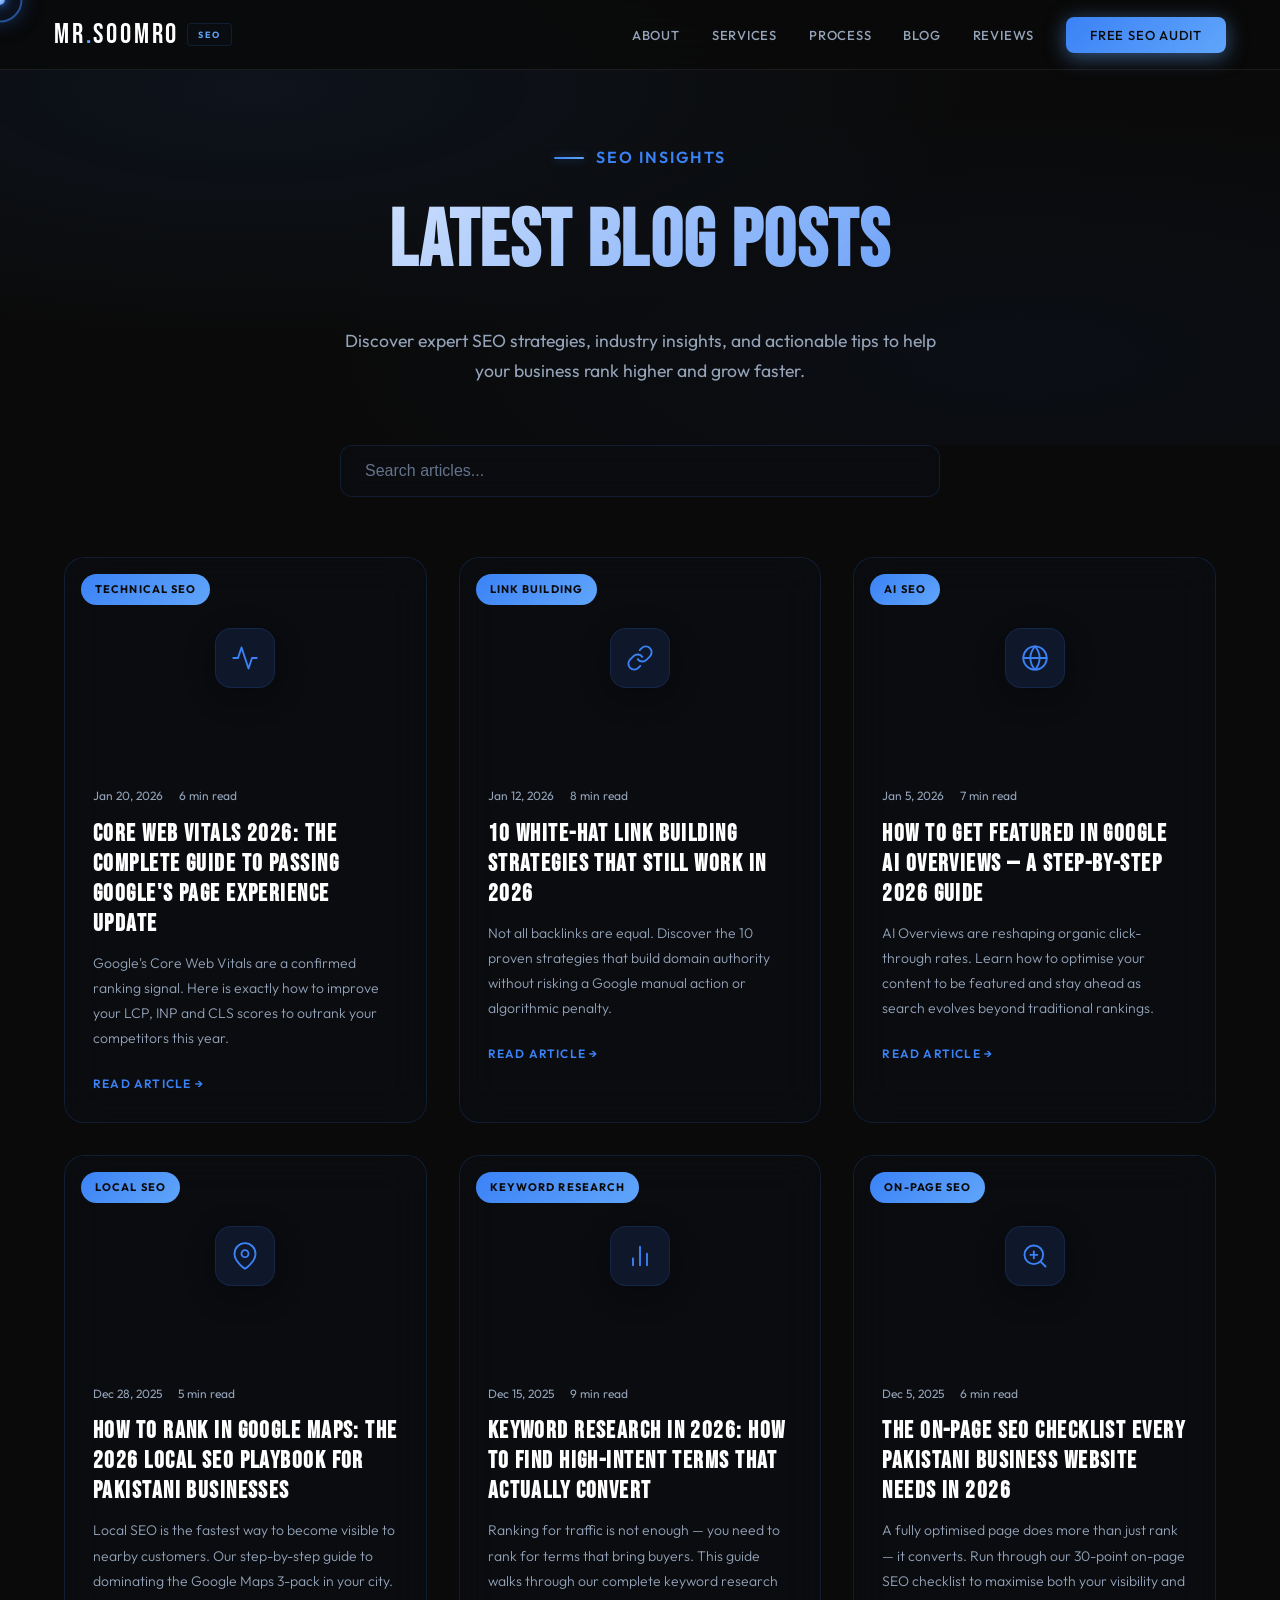
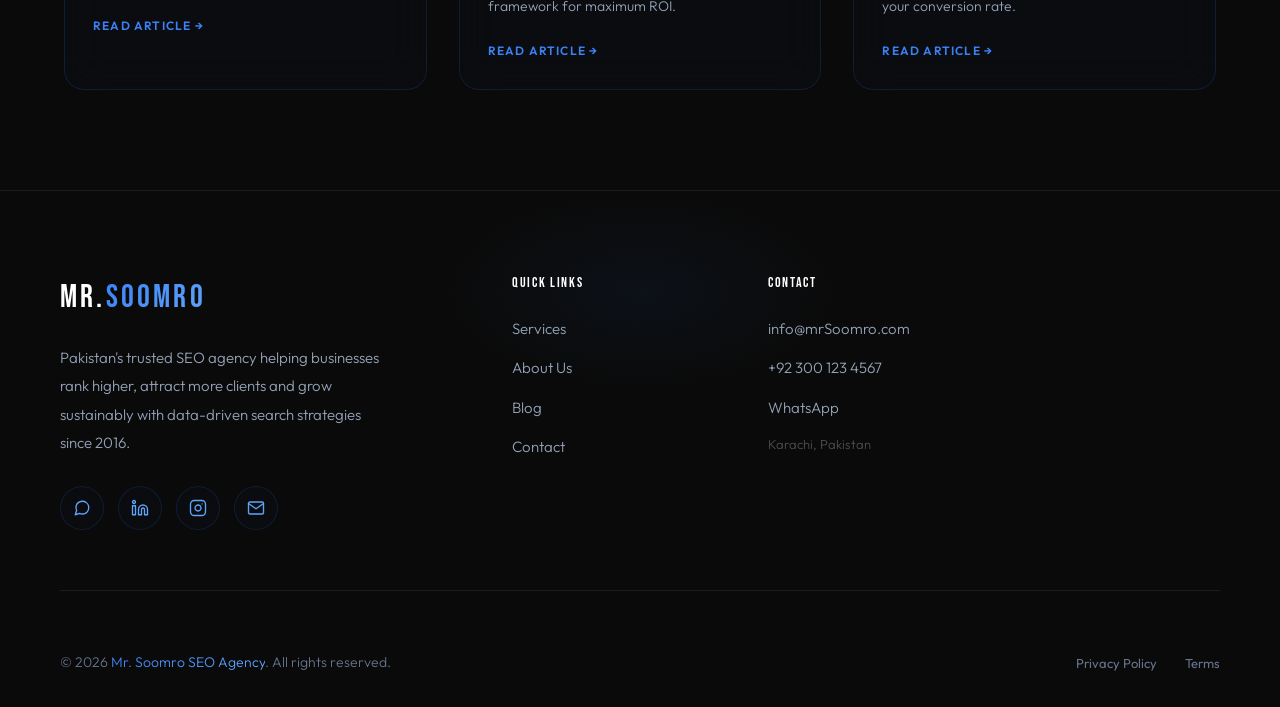
<file: blogs.html>
<!DOCTYPE html>
<html lang="en">

<head>
  <meta charset="UTF-8">
  <meta name="viewport" content="width=device-width, initial-scale=1.0">
  <title>Mr. Soomro | SEO Blog - Latest Insights & Strategies</title>
  <link rel="icon" href="favicon.io.png" type="image/png">

  <meta name="description"
    content="Explore the latest SEO insights, strategies, and tips from Mr. Soomro. Learn about Core Web Vitals, Link Building, AI SEO, Local SEO, and more.">
  <meta name="keywords"
    content="SEO blog, SEO tips, link building, local SEO, technical SEO, AI SEO, content marketing">
  <meta name="robots" content="index,follow">
  <meta name="theme-color" content="#0a0a0f">
  <link rel="canonical" href="https://www.mrSoomro.com/blogs.html">

  <link href="https://fonts.googleapis.com/css2?family=Bebas+Neue&family=Outfit:wght@300;400;500;600;700&display=swap"
    rel="stylesheet">
  <link rel="stylesheet" href="style.css">
  <style>
    /* Blog Listing Page Styles */
    body {
      font-family: 'Outfit', sans-serif;
      margin: 0;
      padding: 0;
      background: #0a0a0a;
      color: #ffffff;
      line-height: 1.7;
    }

    a {
      text-decoration: none;
      color: #60a5fa;
      transition: all 0.3s;
    }

    a:hover {
      color: #ffffff;
      text-shadow: 0 0 10px rgba(37, 99, 235, 0.5);
    }

    h1,
    h2,
    h3 {
      font-family: 'Bebas Neue', cursive;
      margin: 0.5em 0;
      letter-spacing: 0.02em;
    }

    h2 {
      font-size: 2.2rem;
    }

    h3 {
      font-size: 1.6rem;
    }

    /* Page Header */
    .page-header {
      padding: 140px 60px 60px;
      text-align: center;
      position: relative;
      overflow: hidden;
      background: var(--bg-dark, #0a0a0a);
    }

    .page-header::before {
      content: '';
      position: absolute;
      inset: 0;
      background:
        radial-gradient(ellipse at 20% 20%, rgba(59, 130, 246, 0.08) 0%, transparent 50%),
        radial-gradient(ellipse at 80% 80%, rgba(37, 99, 235, 0.05) 0%, transparent 50%);
      pointer-events: none;
    }

    .page-header .se {
      color: #3b82f6;
      letter-spacing: 2px;
      font-weight: 600;
      font-size: 1rem;
      text-transform: uppercase;
      display: inline-flex;
      align-items: center;
      gap: 12px;
      margin-bottom: 16px;
      position: relative;
      z-index: 1;
    }

    .page-header .se::before {
      content: '';
      display: block;
      width: 30px;
      height: 2px;
      background: linear-gradient(90deg, #3b82f6, #60a5fa);
      border-radius: 2px;
    }

    .page-header h1 {
      font-size: clamp(3rem, 8vw, 5rem);
      margin-top: 10px;
      line-height: 1.1;
      background: linear-gradient(135deg, #ffffff 0%, #3b82f6 100%);
      -webkit-background-clip: text;
      -webkit-text-fill-color: transparent;
      background-clip: text;
      position: relative;
      z-index: 1;
    }

    .page-header p {
      font-size: 1.1rem;
      color: var(--Ts, rgba(255, 255, 255, 0.85));
      max-width: 600px;
      margin: 20px auto 0;
      position: relative;
      z-index: 1;
    }

    /* Blog Container */
    .blog-container {
      max-width: 1200px;
      margin: 0 auto 100px;
      padding: 0 24px;
    }

    /* Search Bar */
    .search-container {
      margin: 0 auto 50px;
      max-width: 600px;
      text-align: center;
    }

    .search-container input {
      width: 100%;
      padding: 16px 24px;
      border-radius: 12px;
      border: 1px solid var(--glass-border, rgba(255, 255, 255, 0.1));
      font-size: 1rem;
      transition: all 0.3s;
      background: var(--bg-glass, rgba(255, 255, 255, 0.03));
      color: var(--T, #ffffff);
      backdrop-filter: blur(10px);
    }

    .search-container input::placeholder {
      color: var(--T-muted, rgba(255, 255, 255, 0.4));
    }

    .search-container input:focus {
      outline: none;
      border-color: #3b82f6;
      box-shadow: 0 0 30px rgba(59, 130, 246, 0.3);
      background: var(--bg-card, #1a1a1a);
    }

    /* Blog Grid - Same as homepage */
    .blg {
      display: grid;
      grid-template-columns: repeat(3, 1fr);
      gap: 32px;
    }

    .bc {
      background: var(--bg-glass);
      border: 1px solid var(--glass-border);
      border-radius: 20px;
      overflow: hidden;
      transition: all .4s var(--ee);
      cursor: pointer;
      backdrop-filter: blur(20px);
    }

    .bc:hover {
      transform: translateY(-10px);
      box-shadow: 0 30px 80px rgba(0, 0, 0, 0.4), 0 0 40px rgba(59, 130, 246, 0.15);
      border-color: #3b82f6;
    }

    .bth {
      width: 100%;
      height: 200px;
      display: flex;
      align-items: center;
      justify-content: center;
      position: relative;
    }

    .bt1 {
      background: linear-gradient(135deg, rgba(59, 130, 246, 0.15), rgba(37, 99, 235, 0.1))
    }

    .bt2 {
      background: linear-gradient(135deg, rgba(37, 99, 235, 0.15), rgba(59, 130, 246, 0.1))
    }

    .bt3 {
      background: linear-gradient(135deg, rgba(59, 130, 246, 0.1), rgba(37, 99, 235, 0.15))
    }

    .bt4 {
      background: linear-gradient(135deg, rgba(37, 99, 235, 0.1), rgba(59, 130, 246, 0.15))
    }

    .bt5 {
      background: linear-gradient(135deg, rgba(59, 130, 246, 0.12), rgba(37, 99, 235, 0.12))
    }

    .bt6 {
      background: linear-gradient(135deg, rgba(37, 99, 235, 0.12), rgba(59, 130, 246, 0.12))
    }

    .bth-ic {
      width: 60px;
      height: 60px;
      border-radius: 16px;
      background: var(--bg-card);
      border: 1px solid var(--glass-border);
      display: flex;
      align-items: center;
      justify-content: center;
      color: #3b82f6;
      box-shadow: 0 8px 30px rgba(0, 0, 0, 0.3);
      transition: all .3s;
    }

    .bc:hover .bth-ic {
      background: linear-gradient(135deg, #3b82f6, #60a5fa);
      color: #0a0a0a;
      box-shadow: 0 10px 40px rgba(59, 130, 246, 0.4);
    }

    .bth-ic svg {
      width: 28px;
      height: 28px;
      fill: none;
      stroke: currentColor;
      stroke-width: 1.6;
      stroke-linecap: round;
      stroke-linejoin: round;
    }

    .bcat {
      position: absolute;
      top: 16px;
      left: 16px;
      font-size: 11px;
      font-weight: 700;
      letter-spacing: .1em;
      text-transform: uppercase;
      background: linear-gradient(135deg, #3b82f6, #60a5fa);
      color: #0a0a0a;
      padding: 6px 14px;
      border-radius: 20px;
    }

    .bbd {
      padding: 28px;
    }

    .bmt {
      font-size: 12px;
      color: var(--Ts);
      margin-bottom: 12px;
      display: flex;
      gap: 16px;
    }

    .btl {
      font-family: var(--fd);
      font-size: 24px;
      letter-spacing: .06em;
      color: var(--T);
      margin-bottom: 12px;
      line-height: 1.25;
      transition: color .3s;
    }

    .bc:hover .btl {
      color: #3b82f6;
    }

    .bex {
      font-size: 14px;
      font-weight: 300;
      color: var(--Ts);
      line-height: 1.8;
      margin-bottom: 22px;
    }

    .brd {
      font-size: 12px;
      font-weight: 600;
      letter-spacing: .1em;
      text-transform: uppercase;
      color: #3b82f6;
      text-decoration: none;
      display: flex;
      align-items: center;
      gap: 8px;
      transition: all .3s;
    }

    .bc:hover .brd {
      gap: 14px;
      color: #ffffff;
    }

    /* No results message */
    .no-results {
      text-align: center;
      padding: 60px 20px;
      color: var(--Ts);
      font-size: 1.1rem;
      display: none;
    }

    .no-results.show {
      display: block;
    }

    /* Responsive */
    @media screen and (max-width: 1100px) {
      .blg {
        grid-template-columns: repeat(2, 1fr);
      }

      .page-header {
        padding: 120px 40px 50px;
      }
    }

    @media screen and (max-width: 768px) {
      .blg {
        grid-template-columns: 1fr;
      }

      .page-header {
        padding: 100px 24px 40px;
      }

      .page-header h1 {
        font-size: clamp(2.5rem, 10vw, 4rem);
      }
    }
  </style>
</head>

<body>

  <!-- Loader -->
  <div id="loader">
    <div class="loader-inner">
      <div class="loader-circle">
        <span class="loader-ms">MS</span>
      </div>
      <div class="loader-text">MR Soomro</div>
    </div>
  </div>

  <div class="cursor-dot"></div>
  <div class="cursor-ring"></div>

  <!-- Mobile Nav -->
  <div class="mnav" id="mobNav">
    <a href="index.html#hero" onclick="closeMob()">Home</a>
    <a href="index.html#about" onclick="closeMob()">About</a>
    <a href="index.html#services" onclick="closeMob()">Services</a>
    <a href="index.html#process" onclick="closeMob()">Process</a>
    <a href="blogs.html" onclick="closeMob()">Blog</a>
    <a href="index.html#testimonials" onclick="closeMob()">Reviews</a>
    <a href="index.html#contact" onclick="closeMob()">Contact</a>
  </div>

  <!-- NAVBAR -->
  <nav id="mainNav">
    <a href="index.html" class="nlogo">MR<span class="dot">.</span>Soomro<span class="tag">SEO</span></a>
    <ul class="nlinks">
      <li><a href="index.html#about">About</a></li>
      <li><a href="services.html">Services</a></li>
      <li><a href="index.html#process">Process</a></li>
      <li><a href="blogs.html">Blog</a></li>
      <li><a href="index.html#testimonials">Reviews</a></li>
      <li><a href="index.html#contact" class="ncta">Free SEO Audit</a></li>
    </ul>
    <button class="nbg" id="burger" aria-label="Menu"><span></span><span></span><span></span></button>
  </nav>

  <!-- Page Header -->
  <section class="page-header">
    <div class="se">SEO Insights</div>
    <h1>Latest Blog Posts</h1>
    <p>Discover expert SEO strategies, industry insights, and actionable tips to help your business rank higher and grow
      faster.</p>
  </section>

  <!-- Blog Container -->
  <div class="blog-container">
    <!-- Search Bar -->
    <div class="search-container">
      <input type="text" id="searchInput" placeholder="Search articles..." />
    </div>

    <!-- Blog Grid -->
    <div class="blg" id="blogGrid">

      <!-- Blog Post 1 -->
      <article class="bc rv fl" itemscope itemtype="https://schema.org/BlogPosting">
        <div class="bth bt1"
          style="background-image:url('https://images.unsplash.com/photo-1551288049-bebda4e38f71?w=400&h=200&fit=crop');background-size:cover;background-position:center;">
          <div class="bth-ic"><svg viewBox="0 0 24 24" width="26" height="26" fill="none" stroke="currentColor"
              stroke-width="1.6" stroke-linecap="round" stroke-linejoin="round">
              <polyline points="22 12 18 12 15 21 9 3 6 12 2 12" />
            </svg></div>
          <span class="bcat">Technical SEO</span>
        </div>
        <div class="bbd">
          <div class="bmt"><span>Jan 20, 2026</span><span>6 min read</span></div>
          <h2 class="btl" itemprop="headline">Core Web Vitals 2026: The Complete Guide to Passing Google's Page
            Experience Update</h2>
          <p class="bex">Google's Core Web Vitals are a confirmed ranking signal. Here is exactly how to improve your
            LCP, INP and CLS scores to outrank your competitors this year.</p>
          <a href="blog-core-web-vitals.html" class="brd" target="_blank">Read Article &rarr;</a>
        </div>
      </article>

      <!-- Blog Post 2 -->
      <article class="bc rv" itemscope itemtype="https://schema.org/BlogPosting">
        <div class="bth bt2"
          style="background-image:url('https://images.unsplash.com/photo-1432888498266-38ffec3eaf0a?w=400&h=200&fit=crop');background-size:cover;background-position:center;">
          <div class="bth-ic"><svg viewBox="0 0 24 24" width="26" height="26" fill="none" stroke="currentColor"
              stroke-width="1.6" stroke-linecap="round" stroke-linejoin="round">
              <path d="M10 13a5 5 0 007.54.54l3-3a5 5 0 00-7.07-7.07l-1.72 1.71" />
              <path d="M14 11a5 5 0 00-7.54-.54l-3 3a5 5 0 007.07 7.07l1.71-1.71" />
            </svg></div>
          <span class="bcat">Link Building</span>
        </div>
        <div class="bbd">
          <div class="bmt"><span>Jan 12, 2026</span><span>8 min read</span></div>
          <h2 class="btl" itemprop="headline">10 White-Hat Link Building Strategies That Still Work in 2026</h2>
          <p class="bex">Not all backlinks are equal. Discover the 10 proven strategies that build domain authority
            without risking a Google manual action or algorithmic penalty.</p>
          <a href="blog-link-building.html" class="brd" target="_blank">Read Article &rarr;</a>
        </div>
      </article>

      <!-- Blog Post 3 -->
      <article class="bc rv fr" itemscope itemtype="https://schema.org/BlogPosting">
        <div class="bth bt3"
          style="background-image:url('https://images.unsplash.com/photo-1677442136019-21780ecad995?w=400&h=200&fit=crop');background-size:cover;background-position:center;">
          <div class="bth-ic"><svg viewBox="0 0 24 24" width="26" height="26" fill="none" stroke="currentColor"
              stroke-width="1.6" stroke-linecap="round" stroke-linejoin="round">
              <circle cx="12" cy="12" r="10" />
              <line x1="2" y1="12" x2="22" y2="12" />
              <path d="M12 2a15.3 15.3 0 014 10 15.3 15.3 0 01-4 10 15.3 15.3 0 01-4-10 15.3 15.3 0 014-10z" />
            </svg></div>
          <span class="bcat">AI SEO</span>
        </div>
        <div class="bbd">
          <div class="bmt"><span>Jan 5, 2026</span><span>7 min read</span></div>
          <h2 class="btl" itemprop="headline">How to Get Featured in Google AI Overviews — A Step-by-Step 2026 Guide
          </h2>
          <p class="bex">AI Overviews are reshaping organic click-through rates. Learn how to optimise your content to
            be featured and stay ahead as search evolves beyond traditional rankings.</p>
          <a href="blog-ai-overviews.html" class="brd" target="_blank">Read Article &rarr;</a>
        </div>
      </article>

      <!-- Blog Post 4 -->
      <article class="bc rv fl" itemscope itemtype="https://schema.org/BlogPosting">
        <div class="bth bt4"
          style="background-image:url('https://images.unsplash.com/photo-1449824913935-59a10b8d2000?w=400&h=200&fit=crop');background-size:cover;background-position:center;">
          <div class="bth-ic"><svg viewBox="0 0 24 24" width="26" height="26" fill="none" stroke="currentColor"
              stroke-width="1.6" stroke-linecap="round" stroke-linejoin="round">
              <path d="M21 10c0 7-9 13-9 13s-9-6-9-13a9 9 0 0118 0z" />
              <circle cx="12" cy="10" r="3" />
            </svg></div>
          <span class="bcat">Local SEO</span>
        </div>
        <div class="bbd">
          <div class="bmt"><span>Dec 28, 2025</span><span>5 min read</span></div>
          <h2 class="btl" itemprop="headline">How to Rank in Google Maps: The 2026 Local SEO Playbook for Pakistani
            Businesses</h2>
          <p class="bex">Local SEO is the fastest way to become visible to nearby customers. Our step-by-step guide to
            dominating the Google Maps 3-pack in your city.</p>
          <a href="blog-local-seo.html" class="brd" target="_blank">Read Article &rarr;</a>
        </div>
      </article>

      <!-- Blog Post 5 -->
      <article class="bc rv" itemscope itemtype="https://schema.org/BlogPosting">
        <div class="bth bt5"
          style="background-image:url('https://images.unsplash.com/photo-1504868584819-f8e8b4b6d7e3?w=400&h=200&fit=crop');background-size:cover;background-position:center;">
          <div class="bth-ic"><svg viewBox="0 0 24 24" width="26" height="26" fill="none" stroke="currentColor"
              stroke-width="1.6" stroke-linecap="round" stroke-linejoin="round">
              <line x1="18" y1="20" x2="18" y2="10" />
              <line x1="12" y1="20" x2="12" y2="4" />
              <line x1="6" y1="20" x2="6" y2="14" />
            </svg></div>
          <span class="bcat">Keyword Research</span>
        </div>
        <div class="bbd">
          <div class="bmt"><span>Dec 15, 2025</span><span>9 min read</span></div>
          <h2 class="btl" itemprop="headline">Keyword Research in 2026: How to Find High-Intent Terms That Actually
            Convert</h2>
          <p class="bex">Ranking for traffic is not enough — you need to rank for terms that bring buyers. This guide
            walks through our complete keyword research framework for maximum ROI.</p>
          <a href="blog-keyword-research.html" class="brd" target="_blank">Read Article &rarr;</a>
        </div>
      </article>

      <!-- Blog Post 6 -->
      <article class="bc rv fr" itemscope itemtype="https://schema.org/BlogPosting">
        <div class="bth bt6"
          style="background-image:url('https://images.unsplash.com/photo-1486312338219-ce68d2c6f44d?w=400&h=200&fit=crop');background-size:cover;background-position:center;">
          <div class="bth-ic"><svg viewBox="0 0 24 24" width="26" height="26" fill="none" stroke="currentColor"
              stroke-width="1.6" stroke-linecap="round" stroke-linejoin="round">
              <circle cx="11" cy="11" r="8" />
              <line x1="21" y1="21" x2="16.65" y2="16.65" />
              <line x1="11" y1="8" x2="11" y2="14" />
              <line x1="8" y1="11" x2="14" y2="11" />
            </svg></div>
          <span class="bcat">On-Page SEO</span>
        </div>
        <div class="bbd">
          <div class="bmt"><span>Dec 5, 2025</span><span>6 min read</span></div>
          <h2 class="btl" itemprop="headline">The On-Page SEO Checklist Every Pakistani Business Website Needs in 2026
          </h2>
          <p class="bex">A fully optimised page does more than just rank — it converts. Run through our 30-point on-page
            SEO checklist to maximise both your visibility and your conversion rate.</p>
          <a href="blog-on-page-seo.html" class="brd" target="_blank">Read Article &rarr;</a>
        </div>
      </article>

    </div>

    <!-- No Results Message -->
    <div class="no-results" id="noResults">
      No articles found matching your search. Try different keywords.
    </div>
  </div>

  <!-- FOOTER -->
  <footer itemscope itemtype="https://schema.org/Organization">
    <div class="ftt">
      <div>
        <span class="ftlo" itemprop="name">MR.<span>Soomro</span></span>
        <p class="fttg" itemprop="description">Pakistan's trusted SEO agency helping businesses rank higher, attract
          more clients and grow sustainably with data-driven search strategies since 2016.</p>
        <div class="ft-soc-row">
          <a href="https://wa.me/923001234567" title="WhatsApp" target="_blank" rel="noopener" aria-label="WhatsApp">
            <svg viewBox="0 0 24 24">
              <path
                d="M21 11.5a8.38 8.38 0 01-.9 3.8 8.5 8.5 0 01-7.6 4.7 8.38 8.38 0 01-3.8-.9L3 21l1.9-5.7a8.38 8.38 0 01-.9-3.8 8.5 8.5 0 014.7-7.6 8.38 8.38 0 013.8-.9h.5a8.48 8.48 0 018 8v.5z" />
            </svg>
          </a>
          <a href="https://linkedin.com/in/mrSoomro" title="LinkedIn" target="_blank" rel="noopener"
            aria-label="LinkedIn">
            <svg viewBox="0 0 24 24">
              <path d="M16 8a6 6 0 016 6v7h-4v-7a2 2 0 00-2-2 2 2 0 00-2 2v7h-4v-7a6 6 0 016-6z" />
              <rect x="2" y="9" width="4" height="12" />
              <circle cx="4" cy="4" r="2" />
            </svg>
          </a>
          <a href="https://instagram.com/mrSoomro" title="Instagram" target="_blank" rel="noopener"
            aria-label="Instagram">
            <svg viewBox="0 0 24 24">
              <rect x="2" y="2" width="20" height="20" rx="5" ry="5" />
              <path d="M16 11.37A4 4 0 1112.63 8 4 4 0 0116 11.37z" />
              <line x1="17.5" y1="6.5" x2="17.51" y2="6.5" />
            </svg>
          </a>
          <a href="mailto:info@mrSoomro.com" title="Email" aria-label="Email">
            <svg viewBox="0 0 24 24">
              <path d="M4 4h16c1.1 0 2 .9 2 2v12c0 1.1-.9 2-2 2H4c-1.1 0-2-.9-2-2V6c0-1.1.9-2 2-2z" />
              <polyline points="22,6 12,13 2,6" />
            </svg>
          </a>
        </div>
      </div>
      <div>
        <div class="ftct">Quick Links</div>
        <ul class="ftlk">
          <li><a href="services.html">Services</a></li>
          <li><a href="index.html#about">About Us</a></li>
          <li><a href="blogs.html">Blog</a></li>
          <li><a href="index.html#contact">Contact</a></li>
        </ul>
      </div>
      <div>
        <div class="ftct">Contact</div>
        <ul class="ftlk">
          <li><a href="mailto:info@mrSoomro.com">info@mrSoomro.com</a></li>
          <li><a href="tel:+923001234567">+92 300 123 4567</a></li>
          <li><a href="https://wa.me/923001234567">WhatsApp</a></li>
          <li style="color:rgba(255,255,255,.28);font-size:13px;font-weight:300">Karachi, Pakistan</li>
        </ul>
      </div>
    </div>
    <div class="ftbt">
      <div class="ftcp">© 2026 <a href="index.html">Mr. Soomro SEO Agency</a>. All rights reserved.</div>
      <div class="ftbl"><a href="#">Privacy Policy</a><a href="#">Terms</a></div>
    </div>
  </footer>

  <script>
    // cursor - Premium Gold Glow Edition
    const dot = document.querySelector('.cursor-dot');
    const ring = document.querySelector('.cursor-ring');

    if (dot && ring && window.matchMedia('(hover: hover)').matches) {
      let mouse = { x: 0, y: 0 };
      let ringPos = { x: 0, y: 0 };
      const ease = 0.12;

      document.addEventListener('mousemove', e => {
        mouse.x = e.clientX;
        mouse.y = e.clientY;
        dot.style.left = mouse.x + 'px';
        dot.style.top = mouse.y + 'px';
      });

      function animate() {
        ringPos.x += (mouse.x - ringPos.x) * ease;
        ringPos.y += (mouse.y - ringPos.y) * ease;
        ring.style.left = ringPos.x + 'px';
        ring.style.top = ringPos.y + 'px';
        requestAnimationFrame(animate);
      }
      animate();

      // Hover effects for interactive elements
      const interactiveElements = document.querySelectorAll('a, button, input, textarea, select, [role="button"]');
      interactiveElements.forEach(el => {
        el.addEventListener('mouseenter', () => {
          ring.classList.add('hover');
          dot.classList.add('hover');
        });
        el.addEventListener('mouseleave', () => {
          ring.classList.remove('hover');
          dot.classList.remove('hover');
        });
      });

      // Click effects
      document.addEventListener('mousedown', () => {
        dot.classList.add('clicking');
        ring.classList.add('clicking');
      });

      document.addEventListener('mouseup', () => {
        dot.classList.remove('clicking');
        ring.classList.remove('clicking');
      });
    }

    /* NAV */
    window.addEventListener('scroll', () => document.getElementById('mainNav').classList.toggle('scr', scrollY > 60));
    function closeMob() { document.getElementById('mobNav').classList.remove('open'); }
    document.getElementById('burger').addEventListener('click', function () {
      this.classList.toggle('open');
      document.getElementById('mobNav').classList.toggle('open');
    });

    /* SCROLL REVEAL */
    const obs = new IntersectionObserver(entries => {
      entries.forEach((e, i) => {
        if (e.isIntersecting) {
          setTimeout(() => e.target.classList.add('vis'), i * 80);
          obs.unobserve(e.target);
        }
      });
    }, { threshold: .1, rootMargin: '0px 0px -34px 0px' });
    document.querySelectorAll('.rv').forEach(el => obs.observe(el));

    /* SEARCH FUNCTIONALITY */
    const searchInput = document.getElementById('searchInput');
    const blogGrid = document.getElementById('blogGrid');
    const noResults = document.getElementById('noResults');

    searchInput.addEventListener('keyup', function () {
      const query = this.value.toLowerCase();
      const posts = document.querySelectorAll('.bc');
      let visibleCount = 0;

      posts.forEach(post => {
        const title = post.querySelector('.btl').textContent.toLowerCase();
        const excerpt = post.querySelector('.bex').textContent.toLowerCase();
        const category = post.querySelector('.bcat').textContent.toLowerCase();

        if (title.includes(query) || excerpt.includes(query) || category.includes(query)) {
          post.style.display = 'block';
          visibleCount++;
        } else {
          post.style.display = 'none';
        }
      });

      // Show/hide no results message
      if (visibleCount === 0 && query !== '') {
        noResults.classList.add('show');
      } else {
        noResults.classList.remove('show');
      }
    });

    // loader
    window.addEventListener("load", function () {
      const loader = document.getElementById('loader');
      setTimeout(() => {
        loader.style.opacity = '0';
        loader.style.transition = 'opacity 0.5s ease';
        setTimeout(() => loader.style.display = 'none', 500);
      }, 1000);
    });

    /* SMOOTH SCROLL */
    document.querySelectorAll('a[href^="#"]').forEach(a => {
      a.addEventListener('click', e => {
        const t = document.querySelector(a.getAttribute('href'));
        if (t) {
          e.preventDefault();
          t.scrollIntoView({ behavior: 'smooth' });
        }
      });
    });
  </script>

</body>

</html>
</file>
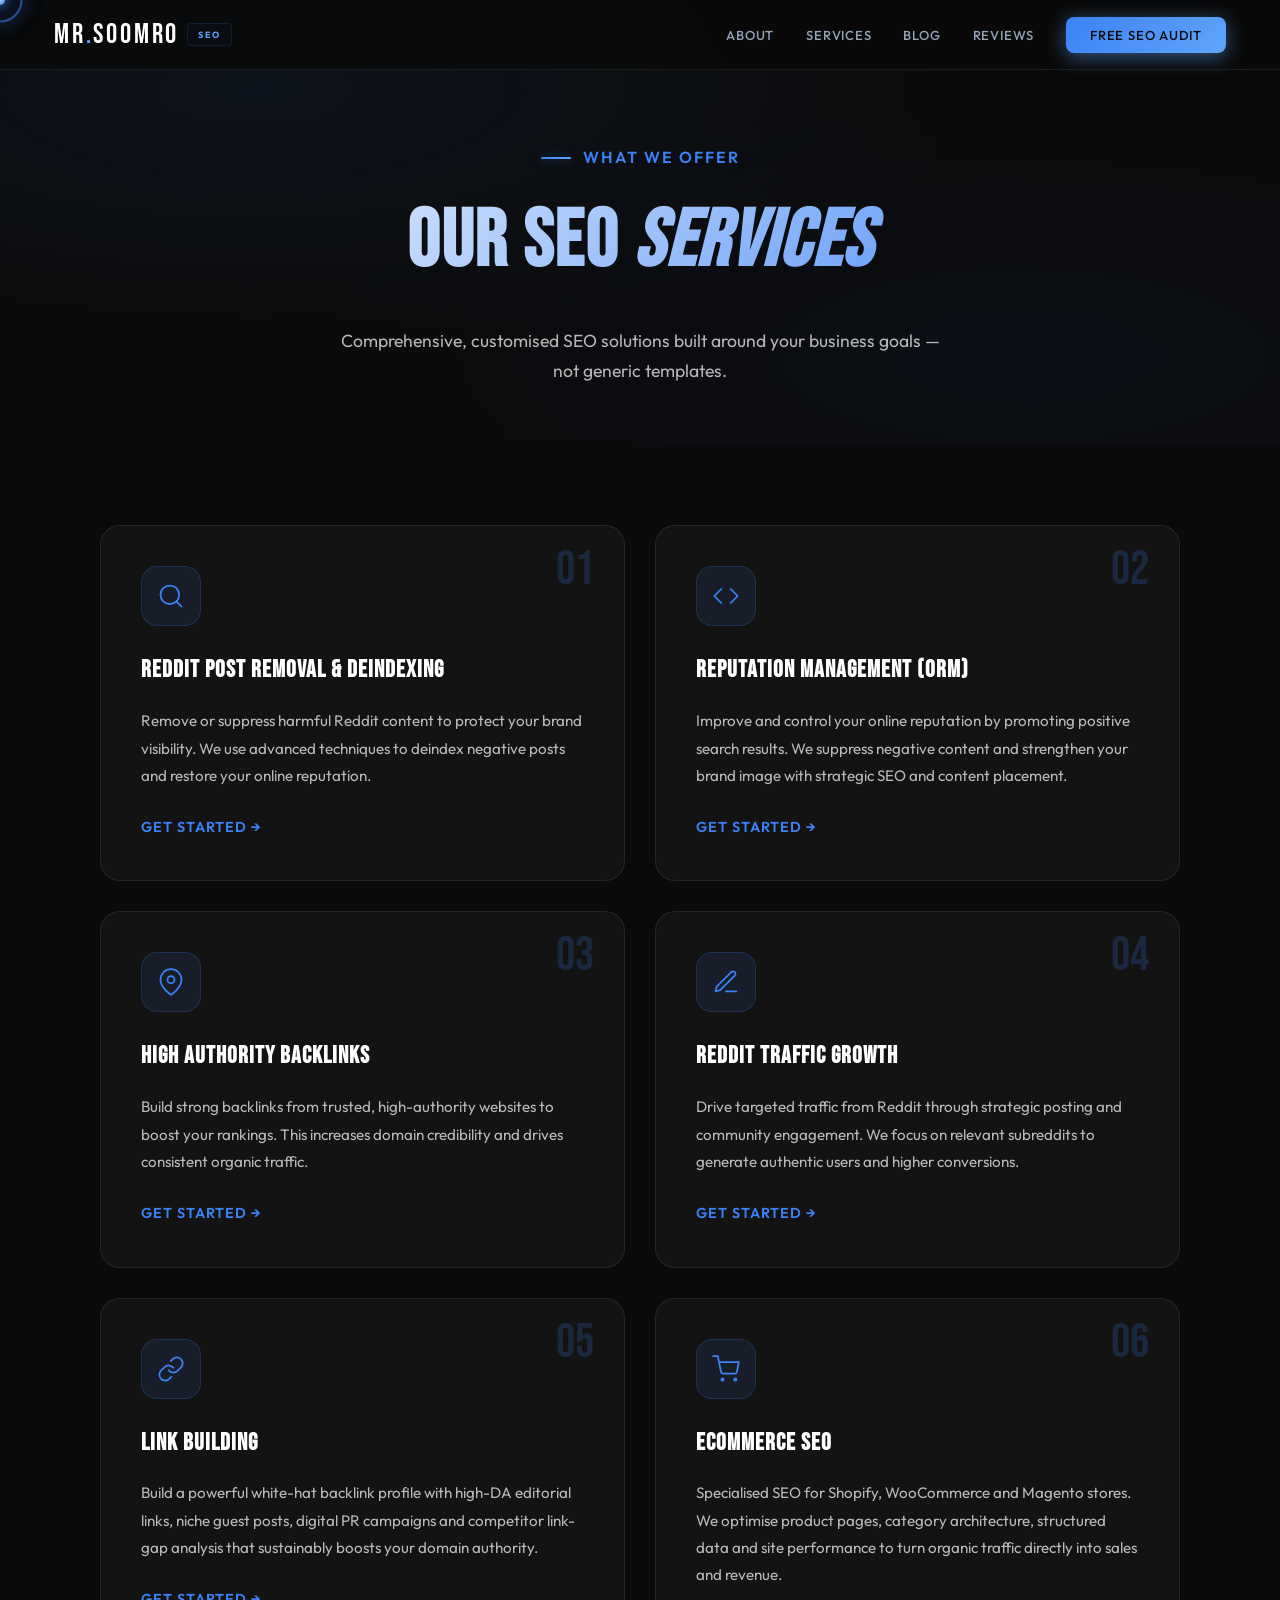
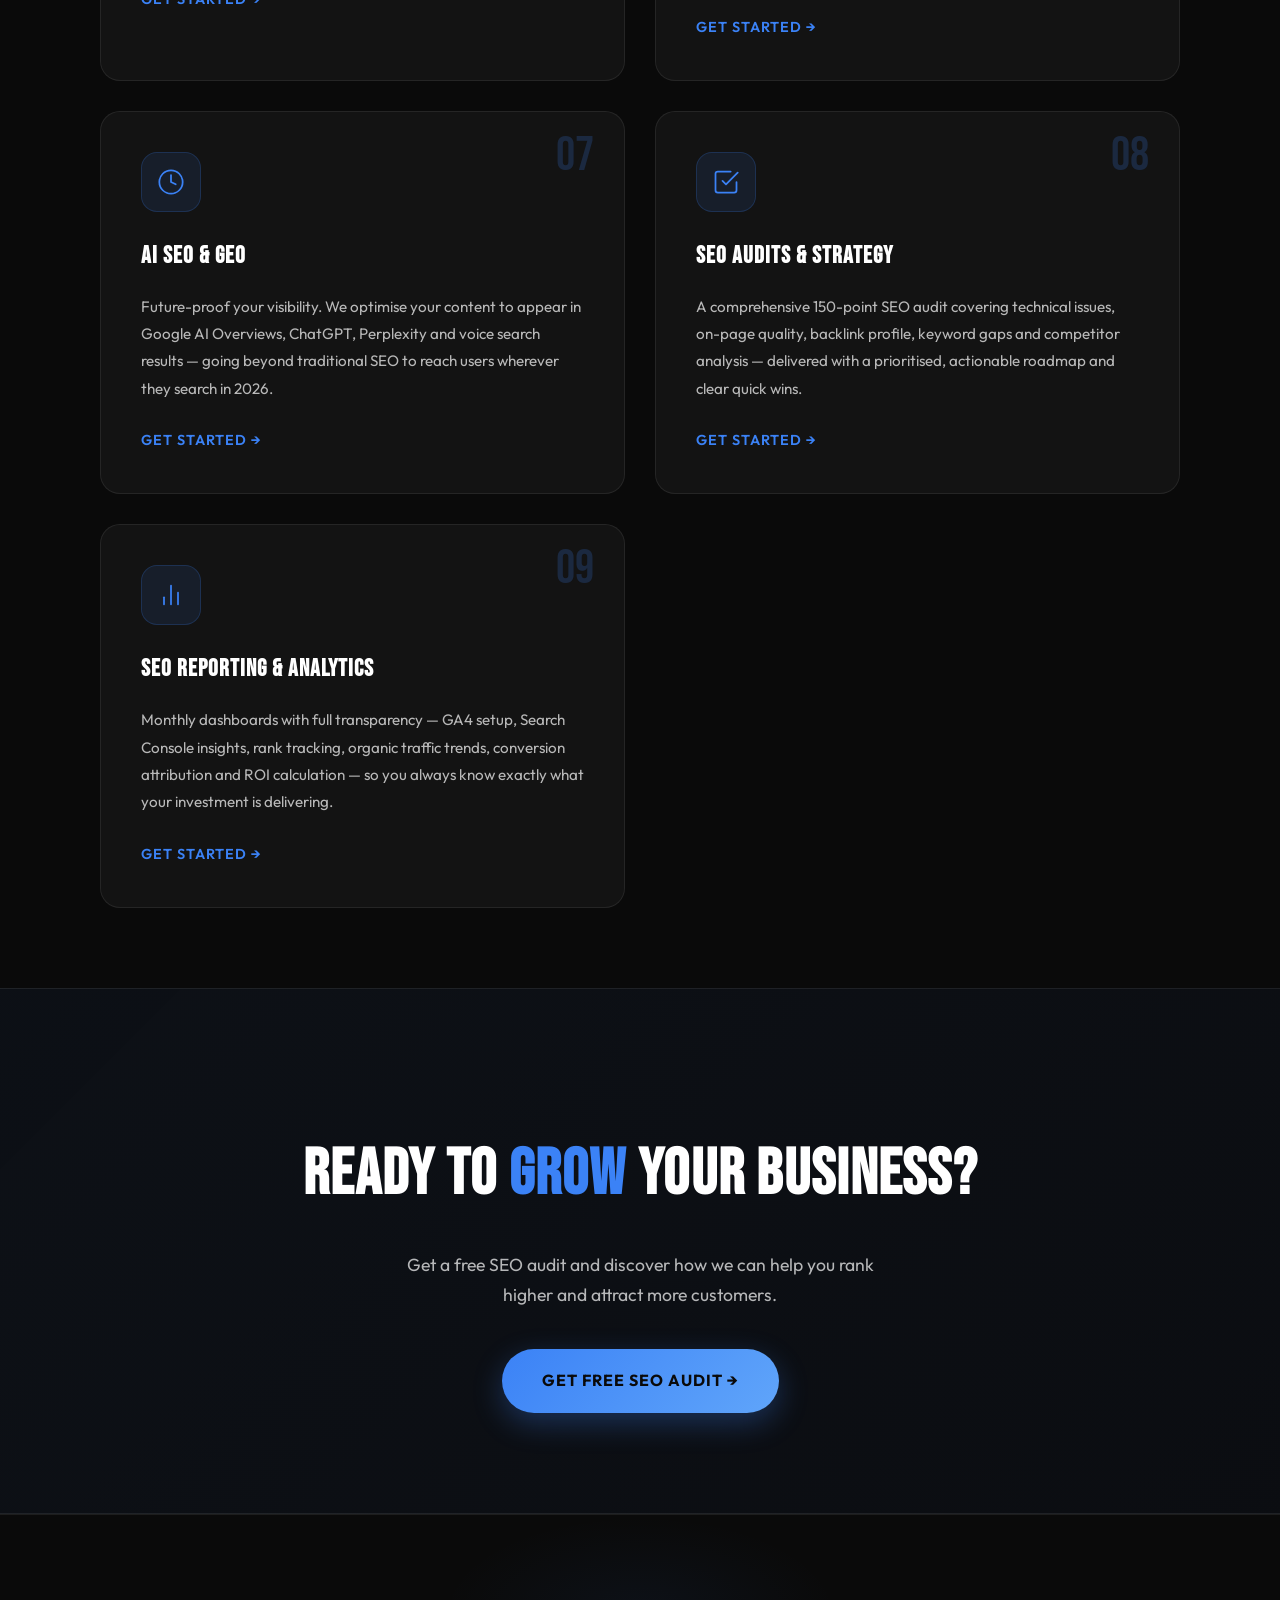
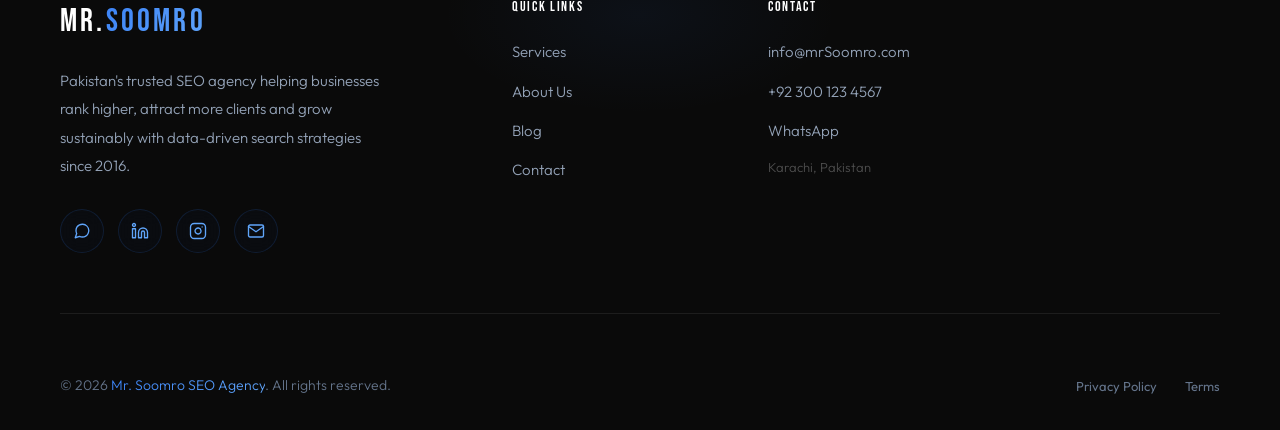
<file: services.html>
<!DOCTYPE html>
<html lang="en">

<head>
  <meta charset="UTF-8">
  <meta name="viewport" content="width=device-width, initial-scale=1.0">
  <title>Mr. Soomro | SEO Services - Professional SEO Solutions</title>
  <link rel="icon" href="favicon.io.png" type="image/png">

  <meta name="description"
    content="Explore our comprehensive SEO services including Reddit Post Removal, Reputation Management, High Authority Backlinks, Reddit Traffic Growth, Link Building, eCommerce SEO, AI SEO, SEO Audits, and Reporting.">
  <meta name="keywords"
    content="SEO services, Reddit removal, reputation management, backlinks, link building, eCommerce SEO, AI SEO, SEO audits">
  <meta name="robots" content="index,follow">
  <meta name="theme-color" content="#0a0a0a">
  <link rel="canonical" href="https://www.mrSoomro.com/services.html">

  <link href="https://fonts.googleapis.com/css2?family=Bebas+Neue&family=Outfit:wght@300;400;500;600;700&display=swap"
    rel="stylesheet">
  <link rel="stylesheet" href="style.css">
  <style>
    /* Services Page Styles */
    body {
      font-family: 'Outfit', sans-serif;
      margin: 0;
      padding: 0;
      background: #0a0a0a;
      color: #ffffff;
      line-height: 1.7;
    }

    a {
      text-decoration: none;
      color: #60a5fa;
      transition: all 0.3s;
    }

    a:hover {
      color: #ffffff;
      text-shadow: 0 0 10px rgba(37, 99, 235, 0.5);
    }

    h1,
    h2,
    h3 {
      font-family: 'Bebas Neue', cursive;
      margin: 0.5em 0;
      letter-spacing: 0.02em;
    }

    h2 {
      font-size: 2.2rem;
    }

    h3 {
      font-size: 1.6rem;
    }

    /* Reveal Animation */
    .rv {
      opacity: 0;
      transform: translateY(30px);
      transition: opacity 0.8s ease, transform 0.8s ease;
    }

    .rv.visible {
      opacity: 1;
      transform: translateY(0);
    }

    /* Page Header */
    .page-header {
      padding: 140px 60px 60px;
      text-align: center;
      position: relative;
      overflow: hidden;
      background: var(--bg-dark, #0a0a0a);
    }

    .page-header::before {
      content: '';
      position: absolute;
      inset: 0;
      background:
        radial-gradient(ellipse at 20% 20%, rgba(59, 130, 246, 0.08) 0%, transparent 50%),
        radial-gradient(ellipse at 80% 80%, rgba(37, 99, 235, 0.05) 0%, transparent 50%);
      pointer-events: none;
    }

    .page-header .se {
      color: #3b82f6;
      letter-spacing: 2px;
      font-weight: 600;
      font-size: 1rem;
      text-transform: uppercase;
      display: inline-flex;
      align-items: center;
      gap: 12px;
      margin-bottom: 16px;
      position: relative;
      z-index: 1;
    }

    .page-header .se::before {
      content: '';
      display: block;
      width: 30px;
      height: 2px;
      background: linear-gradient(90deg, #3b82f6, #60a5fa);
      border-radius: 2px;
    }

    .page-header h1 {
      font-size: clamp(3rem, 8vw, 5rem);
      margin-top: 10px;
      line-height: 1.1;
      background: linear-gradient(135deg, #ffffff 0%, #3b82f6 100%);
      -webkit-background-clip: text;
      -webkit-text-fill-color: transparent;
      background-clip: text;
      position: relative;
      z-index: 1;
    }

    .page-header p {
      max-width: 600px;
      margin: 20px auto 0;
      color: rgba(255, 255, 255, 0.7);
      font-size: 1.1rem;
      position: relative;
      z-index: 1;
    }

    /* Services Grid */
    .services-container {
      max-width: 1200px;
      margin: 0 auto;
      padding: 80px 60px;
    }

    .services-grid {
      display: grid;
      grid-template-columns: repeat(auto-fit, minmax(350px, 1fr));
      gap: 30px;
    }

    .service-card {
      background: rgba(26, 26, 26, 0.6);
      border: 1px solid rgba(255, 255, 255, 0.08);
      border-radius: 20px;
      padding: 40px;
      position: relative;
      transition: all 0.4s ease;
      overflow: hidden;
    }

    .service-card::before {
      content: '';
      position: absolute;
      top: 0;
      left: 0;
      right: 0;
      height: 3px;
      background: linear-gradient(90deg, #3b82f6, #60a5fa);
      transform: scaleX(0);
      transition: transform 0.4s ease;
    }

    .service-card:hover {
      transform: translateY(-8px);
      border-color: rgba(59, 130, 246, 0.3);
      box-shadow: 0 20px 60px rgba(0, 0, 0, 0.4), 0 0 40px rgba(59, 130, 246, 0.1);
    }

    .service-card:hover::before {
      transform: scaleX(1);
    }

    .service-number {
      font-family: 'Bebas Neue', cursive;
      font-size: 3rem;
      color: rgba(59, 130, 246, 0.2);
      position: absolute;
      top: 20px;
      right: 30px;
      line-height: 1;
    }

    .service-icon {
      width: 60px;
      height: 60px;
      border-radius: 16px;
      background: rgba(59, 130, 246, 0.1);
      border: 1px solid rgba(59, 130, 246, 0.2);
      display: flex;
      align-items: center;
      justify-content: center;
      margin-bottom: 24px;
    }

    .service-icon svg {
      width: 28px;
      height: 28px;
      stroke: #3b82f6;
      fill: none;
      stroke-width: 1.5;
      stroke-linecap: round;
      stroke-linejoin: round;
    }

    .service-card h3 {
      font-size: 1.5rem;
      color: #ffffff;
      margin-bottom: 16px;
      text-transform: uppercase;
      letter-spacing: 1px;
    }

    .service-card p {
      color: rgba(255, 255, 255, 0.7);
      font-size: 0.95rem;
      line-height: 1.8;
      margin-bottom: 24px;
    }

    .service-link {
      display: inline-flex;
      align-items: center;
      gap: 8px;
      color: #3b82f6;
      font-weight: 600;
      font-size: 0.9rem;
      text-transform: uppercase;
      letter-spacing: 1px;
      transition: all 0.3s ease;
    }

    .service-link:hover {
      gap: 12px;
      color: #60a5fa;
    }

    /* CTA Section */
    .services-cta {
      background: linear-gradient(135deg, rgba(59, 130, 246, 0.05) 0%, rgba(37, 99, 235, 0.03) 100%);
      padding: 100px 60px;
      text-align: center;
      border-top: 1px solid rgba(255, 255, 255, 0.08);
      border-bottom: 1px solid rgba(255, 255, 255, 0.08);
    }

    .services-cta h2 {
      font-size: clamp(2.5rem, 6vw, 4rem);
      margin-bottom: 20px;
    }

    .services-cta h2 em {
      color: #3b82f6;
      font-style: normal;
    }

    .services-cta p {
      color: rgba(255, 255, 255, 0.7);
      max-width: 500px;
      margin: 0 auto 40px;
      font-size: 1.1rem;
    }

    .cta-button {
      display: inline-flex;
      align-items: center;
      gap: 12px;
      background: linear-gradient(135deg, #3b82f6 0%, #60a5fa 100%);
      color: #0a0a0a;
      padding: 18px 40px;
      border-radius: 50px;
      font-weight: 700;
      font-size: 1rem;
      text-transform: uppercase;
      letter-spacing: 1px;
      transition: all 0.3s ease;
      box-shadow: 0 10px 30px rgba(59, 130, 246, 0.3);
    }

    .cta-button:hover {
      transform: translateY(-3px);
      box-shadow: 0 15px 40px rgba(59, 130, 246, 0.4);
      color: #0a0a0a;
      text-shadow: none;
    }

    /* Responsive */
    @media (max-width: 768px) {
      .page-header {
        padding: 120px 24px 40px;
      }

      .services-container {
        padding: 60px 24px;
      }

      .services-grid {
        grid-template-columns: 1fr;
        gap: 24px;
      }

      .service-card {
        padding: 30px;
      }

      .services-cta {
        padding: 80px 24px;
      }
    }
  </style>
</head>

<body>

  <!-- LOADER -->
  <div id="loader">
    <div class="loader-inner">
      <div class="loader-circle">
        <span class="loader-ms">MS</span>
      </div>
      <div class="loader-text">MR Soomro</div>
    </div>
  </div>

  <!-- CURSOR -->
  <div class="cursor-dot"></div>
  <div class="cursor-ring"></div>

  <!-- Mobile Nav -->
  <div class="mnav" id="mobNav">
    <a href="index.html#hero" onclick="closeMob()">Home</a>
    <a href="index.html#about" onclick="closeMob()">About</a>
    <a href="services.html" onclick="closeMob()">Services</a>
    <a href="index.html#process" onclick="closeMob()">Process</a>
    <a href="blogs.html" onclick="closeMob()">Blog</a>
    <a href="index.html#testimonials" onclick="closeMob()">Reviews</a>
    <a href="index.html#contact" onclick="closeMob()">Contact</a>
  </div>

  <!-- NAVBAR -->
  <nav id="mainNav">
    <a href="index.html" class="nlogo">MR<span class="dot">.</span>Soomro<span class="tag">SEO</span></a>
    <ul class="nlinks">
      <li><a href="index.html#about">About</a></li>
      <li><a href="services.html">Services</a></li>
      <li><a href="blogs.html">Blog</a></li>
      <li><a href="index.html#testimonials">Reviews</a></li>
      <li><a href="index.html#contact" class="ncta">Free SEO Audit</a></li>
    </ul>
    <button class="nbg" id="burger" aria-label="Menu"><span></span><span></span><span></span></button>
  </nav>

  <!-- PAGE HEADER -->
  <section class="page-header">
    <div class="se">What We Offer</div>
    <h1>Our SEO <em>Services</em></h1>
    <p>Comprehensive, customised SEO solutions built around your business goals — not generic templates.</p>
  </section>

  <!-- SERVICES GRID -->
  <div class="services-container">
    <div class="services-grid">

      <!-- Service 1 -->
      <article class="service-card rv" itemscope itemtype="https://schema.org/Service">
        <span class="service-number">01</span>
        <div class="service-icon">
          <svg viewBox="0 0 24 24">
            <circle cx="11" cy="11" r="8" />
            <line x1="21" y1="21" x2="16.65" y2="16.65" />
          </svg>
        </div>
        <h3 itemprop="name">Reddit Post Removal & Deindexing</h3>
        <p itemprop="description">Remove or suppress harmful Reddit content to protect your brand visibility. We use
          advanced techniques to deindex negative posts and restore your online reputation.</p>
        <a href="index.html#contact" class="service-link">Get Started &rarr;</a>
      </article>

      <!-- Service 2 -->
      <article class="service-card rv" itemscope itemtype="https://schema.org/Service">
        <span class="service-number">02</span>
        <div class="service-icon">
          <svg viewBox="0 0 24 24">
            <polyline points="16 18 22 12 16 6" />
            <polyline points="8 6 2 12 8 18" />
          </svg>
        </div>
        <h3 itemprop="name">Reputation Management (ORM)</h3>
        <p itemprop="description">Improve and control your online reputation by promoting positive search results. We
          suppress negative content and strengthen your brand image with strategic SEO and content placement.</p>
        <a href="index.html#contact" class="service-link">Get Started &rarr;</a>
      </article>

      <!-- Service 3 -->
      <article class="service-card rv" itemscope itemtype="https://schema.org/Service">
        <span class="service-number">03</span>
        <div class="service-icon">
          <svg viewBox="0 0 24 24">
            <path d="M21 10c0 7-9 13-9 13s-9-6-9-13a9 9 0 0118 0z" />
            <circle cx="12" cy="10" r="3" />
          </svg>
        </div>
        <h3 itemprop="name">High Authority Backlinks</h3>
        <p itemprop="description">Build strong backlinks from trusted, high-authority websites to boost your rankings.
          This increases domain credibility and drives consistent organic traffic.</p>
        <a href="index.html#contact" class="service-link">Get Started &rarr;</a>
      </article>

      <!-- Service 4 -->
      <article class="service-card rv" itemscope itemtype="https://schema.org/Service">
        <span class="service-number">04</span>
        <div class="service-icon">
          <svg viewBox="0 0 24 24">
            <path d="M12 20h9" />
            <path d="M16.5 3.5a2.121 2.121 0 013 3L7 19l-4 1 1-4L16.5 3.5z" />
          </svg>
        </div>
        <h3 itemprop="name">Reddit Traffic Growth</h3>
        <p itemprop="description">Drive targeted traffic from Reddit through strategic posting and community engagement.
          We focus on relevant subreddits to generate authentic users and higher conversions.</p>
        <a href="index.html#contact" class="service-link">Get Started &rarr;</a>
      </article>

      <!-- Service 5 -->
      <article class="service-card rv" itemscope itemtype="https://schema.org/Service">
        <span class="service-number">05</span>
        <div class="service-icon">
          <svg viewBox="0 0 24 24">
            <path d="M10 13a5 5 0 007.54.54l3-3a5 5 0 00-7.07-7.07l-1.72 1.71" />
            <path d="M14 11a5 5 0 00-7.54-.54l-3 3a5 5 0 007.07 7.07l1.71-1.71" />
          </svg>
        </div>
        <h3 itemprop="name">Link Building</h3>
        <p itemprop="description">Build a powerful white-hat backlink profile with high-DA editorial links, niche guest
          posts, digital PR campaigns and competitor link-gap analysis that sustainably boosts your domain authority.
        </p>
        <a href="index.html#contact" class="service-link">Get Started &rarr;</a>
      </article>

      <!-- Service 6 -->
      <article class="service-card rv" itemscope itemtype="https://schema.org/Service">
        <span class="service-number">06</span>
        <div class="service-icon">
          <svg viewBox="0 0 24 24">
            <circle cx="9" cy="21" r="1" />
            <circle cx="20" cy="21" r="1" />
            <path d="M1 1h4l2.68 13.39a2 2 0 002 1.61h9.72a2 2 0 002-1.61L23 6H6" />
          </svg>
        </div>
        <h3 itemprop="name">eCommerce SEO</h3>
        <p itemprop="description">Specialised SEO for Shopify, WooCommerce and Magento stores. We optimise product
          pages, category architecture, structured data and site performance to turn organic traffic directly into sales
          and revenue.</p>
        <a href="index.html#contact" class="service-link">Get Started &rarr;</a>
      </article>

      <!-- Service 7 -->
      <article class="service-card rv" itemscope itemtype="https://schema.org/Service">
        <span class="service-number">07</span>
        <div class="service-icon">
          <svg viewBox="0 0 24 24">
            <path d="M12 2a10 10 0 110 20 10 10 0 010-20z" />
            <path d="M12 6v6l4 2" />
          </svg>
        </div>
        <h3 itemprop="name">AI SEO & GEO</h3>
        <p itemprop="description">Future-proof your visibility. We optimise your content to appear in Google AI
          Overviews, ChatGPT, Perplexity and voice search results — going beyond traditional SEO to reach users wherever
          they search in 2026.</p>
        <a href="index.html#contact" class="service-link">Get Started &rarr;</a>
      </article>

      <!-- Service 8 -->
      <article class="service-card rv" itemscope itemtype="https://schema.org/Service">
        <span class="service-number">08</span>
        <div class="service-icon">
          <svg viewBox="0 0 24 24">
            <path d="M9 11l3 3L22 4" />
            <path d="M21 12v7a2 2 0 01-2 2H5a2 2 0 01-2-2V5a2 2 0 012-2h11" />
          </svg>
        </div>
        <h3 itemprop="name">SEO Audits & Strategy</h3>
        <p itemprop="description">A comprehensive 150-point SEO audit covering technical issues, on-page quality,
          backlink profile, keyword gaps and competitor analysis — delivered with a prioritised, actionable roadmap and
          clear quick wins.</p>
        <a href="index.html#contact" class="service-link">Get Started &rarr;</a>
      </article>

      <!-- Service 9 -->
      <article class="service-card rv" itemscope itemtype="https://schema.org/Service">
        <span class="service-number">09</span>
        <div class="service-icon">
          <svg viewBox="0 0 24 24">
            <line x1="18" y1="20" x2="18" y2="10" />
            <line x1="12" y1="20" x2="12" y2="4" />
            <line x1="6" y1="20" x2="6" y2="14" />
          </svg>
        </div>
        <h3 itemprop="name">SEO Reporting & Analytics</h3>
        <p itemprop="description">Monthly dashboards with full transparency — GA4 setup, Search Console insights, rank
          tracking, organic traffic trends, conversion attribution and ROI calculation — so you always know exactly what
          your investment is delivering.</p>
        <a href="index.html#contact" class="service-link">Get Started &rarr;</a>
      </article>

    </div>
  </div>

  <!-- CTA SECTION -->
  <section class="services-cta">
    <h2>Ready to <em>Grow</em> Your Business?</h2>
    <p>Get a free SEO audit and discover how we can help you rank higher and attract more customers.</p>
    <a href="index.html#contact" class="cta-button">Get Free SEO Audit &rarr;</a>
  </section>

  <!-- FOOTER -->
  <footer itemscope itemtype="https://schema.org/Organization">
    <div class="ftt">
      <div>
        <span class="ftlo" itemprop="name">MR.<span>Soomro</span></span>
        <p class="fttg" itemprop="description">Pakistan's trusted SEO agency helping businesses rank higher, attract
          more clients and grow sustainably with data-driven search strategies since 2016.</p>
        <div class="ft-soc-row">
          <a href="https://wa.me/923001234567" title="WhatsApp" target="_blank" rel="noopener" aria-label="WhatsApp">
            <svg viewBox="0 0 24 24">
              <path
                d="M21 11.5a8.38 8.38 0 01-.9 3.8 8.5 8.5 0 01-7.6 4.7 8.38 8.38 0 01-3.8-.9L3 21l1.9-5.7a8.38 8.38 0 01-.9-3.8 8.5 8.5 0 014.7-7.6 8.38 8.38 0 013.8-.9h.5a8.48 8.48 0 018 8v.5z" />
            </svg>
          </a>
          <a href="https://linkedin.com/in/mrSoomro" title="LinkedIn" target="_blank" rel="noopener"
            aria-label="LinkedIn">
            <svg viewBox="0 0 24 24">
              <path d="M16 8a6 6 0 016 6v7h-4v-7a2 2 0 00-2-2 2 2 0 00-2 2v7h-4v-7a6 6 0 016-6z" />
              <rect x="2" y="9" width="4" height="12" />
              <circle cx="4" cy="4" r="2" />
            </svg>
          </a>
          <a href="https://instagram.com/mrSoomro" title="Instagram" target="_blank" rel="noopener"
            aria-label="Instagram">
            <svg viewBox="0 0 24 24">
              <rect x="2" y="2" width="20" height="20" rx="5" ry="5" />
              <path d="M16 11.37A4 4 0 1112.63 8 4 4 0 0116 11.37z" />
              <line x1="17.5" y1="6.5" x2="17.51" y2="6.5" />
            </svg>
          </a>
          <a href="mailto:info@mrSoomro.com" title="Email" aria-label="Email">
            <svg viewBox="0 0 24 24">
              <path d="M4 4h16c1.1 0 2 .9 2 2v12c0 1.1-.9 2-2 2H4c-1.1 0-2-.9-2-2V6c0-1.1.9-2 2-2z" />
              <polyline points="22,6 12,13 2,6" />
            </svg>
          </a>
        </div>
      </div>
      <div>
        <div class="ftct">Quick Links</div>
        <ul class="ftlk">
          <li><a href="services.html">Services</a></li>
          <li><a href="index.html#about">About Us</a></li>
          <li><a href="blogs.html">Blog</a></li>
          <li><a href="index.html#contact">Contact</a></li>
        </ul>
      </div>
      <div>
        <div class="ftct">Contact</div>
        <ul class="ftlk">
          <li><a href="mailto:info@mrSoomro.com">info@mrSoomro.com</a></li>
          <li><a href="tel:+923001234567">+92 300 123 4567</a></li>
          <li><a href="https://wa.me/923001234567">WhatsApp</a></li>
          <li style="color:rgba(255,255,255,.28);font-size:13px;font-weight:300">Karachi, Pakistan</li>
        </ul>
      </div>
    </div>
    <div class="ftbt">
      <div class="ftcp">© 2026 <a href="index.html">Mr. Soomro SEO Agency</a>. All rights reserved.</div>
      <div class="ftbl"><a href="#">Privacy Policy</a><a href="#">Terms</a></div>
    </div>
  </footer>

  <script>
    // Mobile menu
    const burger = document.getElementById('burger');
    function closeMob() {
      document.getElementById('mobNav').classList.remove('open');
    }

    document.getElementById('burger').addEventListener('click', function () {
      this.classList.toggle('open');
      document.getElementById('mobNav').classList.toggle('open');
    });

    // Scroll reveal
    const obs = new IntersectionObserver((entries) => {
      entries.forEach(entry => {
        if (entry.isIntersecting) {
          entry.target.classList.add('visible');
        }
      });
    }, { threshold: .1, rootMargin: '0px 0px -34px 0px' });

    document.querySelectorAll('.rv').forEach(el => obs.observe(el));

    // Loader
    window.addEventListener("load", function () {
      const loader = document.getElementById('loader');
      setTimeout(() => {
        loader.style.opacity = '0';
        loader.style.transition = 'opacity 0.5s ease';
        setTimeout(() => loader.style.display = 'none', 500);
      }, 1000);
    });

    // Smooth scroll
    document.querySelectorAll('a[href^="#"]').forEach(a => {
      a.addEventListener('click', e => {
        const t = document.querySelector(a.getAttribute('href'));
        if (t) {
          e.preventDefault();
          t.scrollIntoView({ behavior: 'smooth' });
        }
      });
    });

    // cursor - Premium Gold Glow Edition
    const dot = document.querySelector('.cursor-dot');
    const ring = document.querySelector('.cursor-ring');

    if (dot && ring && window.matchMedia('(hover: hover)').matches) {
      let mouse = { x: 0, y: 0 };
      let ringPos = { x: 0, y: 0 };
      const ease = 0.12;

      document.addEventListener('mousemove', e => {
        mouse.x = e.clientX;
        mouse.y = e.clientY;
        dot.style.left = mouse.x + 'px';
        dot.style.top = mouse.y + 'px';
      });

      function animate() {
        ringPos.x += (mouse.x - ringPos.x) * ease;
        ringPos.y += (mouse.y - ringPos.y) * ease;
        ring.style.left = ringPos.x + 'px';
        ring.style.top = ringPos.y + 'px';
        requestAnimationFrame(animate);
      }
      animate();

      // Hover effects for interactive elements
      const interactiveElements = document.querySelectorAll('a, button, input, textarea, select, [role="button"]');
      interactiveElements.forEach(el => {
        el.addEventListener('mouseenter', () => {
          ring.classList.add('hover');
          dot.classList.add('hover');
        });
        el.addEventListener('mouseleave', () => {
          ring.classList.remove('hover');
          dot.classList.remove('hover');
        });
      });

      // Click effects
      document.addEventListener('mousedown', () => {
        dot.classList.add('clicking');
        ring.classList.add('clicking');
      });

      document.addEventListener('mouseup', () => {
        dot.classList.remove('clicking');
        ring.classList.remove('clicking');
      });
    }
  </script>

</body>

</html>
</file>
<file: style.css>
*,
*::before,
*::after {
  box-sizing: border-box;
  margin: 0;
  padding: 0
}

:root {
  /* Dark Theme Premium Colors - Blue/Black/White */
  --bg-dark: #0a0a0a;
  --bg-card: #0f172a;
  --bg-elevated: #1e293b;
  --bg-glass: rgba(30, 58, 138, 0.05);

  /* Primary Colors - Blue with Light Blue Accent */
  --B: #3b82f6;
  --B-glow: rgba(59, 130, 246, 0.4);
  --Bd: #2563eb;
  --Bl: #60a5fa;
  --accent: #60a5fa;
  --accent-glow: rgba(96, 165, 250, 0.5);

  /* Text Colors */
  --T: #ffffff;
  --Tm: #e2e8f0;
  --Ts: #94a3b8;
  --T-muted: #64748b;

  /* Borders & Effects */
  --bdr: rgba(255, 255, 255, 0.08);
  --bdr-strong: rgba(255, 255, 255, 0.15);
  --glass-border: rgba(59, 130, 246, 0.15);

  /* Legacy compatibility */
  --Bp: rgba(59, 130, 246, 0.15);
  --bg: #0a0a0a;
  --bg2: #0f172a;
  --W: #ffffff;

  /* Typography */
  --fd: 'Bebas Neue', sans-serif;
  --fb: 'Outfit', sans-serif;

  /* Animations */
  --ee: cubic-bezier(.16, 1, .3, 1);
  --eb: cubic-bezier(.34, 1.56, .64, 1);
  --transition-speed: 0.3s;

  /* Cursor */
  --primary-color: #3b82f6;
  --dot-size: 8px;
  --ring-size: 40px;
  --root-color: #3b82f6;
}

html {
  scroll-behavior: smooth
}

body {
  font-family: var(--fb);
  background: var(--bg-dark);
  color: var(--T);
  line-height: 1.6;
}

html {
  overflow-x: hidden;
}

/* Custom Scrollbar */
::-webkit-scrollbar {
  width: 8px
}

::-webkit-scrollbar-track {
  background: var(--bg-dark)
}

::-webkit-scrollbar-thumb {
  background: linear-gradient(180deg, #3b82f6, #60a5fa);
  border-radius: 4px
}

::-webkit-scrollbar-thumb:hover {
  background: #3b82f6
}

/* Glassmorphism Utility */
.glass {
  background: var(--bg-glass);
  backdrop-filter: blur(20px);
  -webkit-backdrop-filter: blur(20px);
  border: 1px solid var(--glass-border);
}

/* Gradient Text */
.gradient-text {
  background: linear-gradient(135deg, #ffffff 0%, #60a5fa 100%);
  -webkit-background-clip: text;
  -webkit-text-fill-color: transparent;
  background-clip: text;
}

/* Glow Effects */
.glow {
  box-shadow: 0 0 30px var(--B-glow)
}

.glow-accent {
  box-shadow: 0 0 30px var(--accent-glow)
}

/* Animated Gradient Background */
@keyframes gradientShift {

  0%,
  100% {
    background-position: 0% 50%
  }

  50% {
    background-position: 100% 50%
  }
}

@keyframes float {

  0%,
  100% {
    transform: translateY(0)
  }

  50% {
    transform: translateY(-20px)
  }
}

@keyframes pulse-glow {

  0%,
  100% {
    box-shadow: 0 0 20px var(--B-glow), 0 0 40px var(--accent-glow)
  }

  50% {
    box-shadow: 0 0 30px var(--B-glow), 0 0 60px var(--accent-glow)
  }
}

/* loader */
#loader {
  position: fixed;
  top: 0;
  left: 0;
  width: 100%;
  height: 100%;
  background: #000;
  /* black background */
  display: flex;
  justify-content: center;
  align-items: center;
  flex-direction: column;
  z-index: 9999;
}

.loader-inner {
  display: flex;
  flex-direction: column;
  align-items: center;
  gap: 20px;
}

.loader-circle {
  width: 120px;
  height: 120px;
  border-radius: 50%;
  border: 4px solid var(--root-color);
  display: flex;
  justify-content: center;
  align-items: center;
  animation: spin 2s linear infinite;
  /* Circle spins */
}

.loader-ms {
  font-family: 'Bebas Neue', sans-serif;
  font-size: 4rem;
  color: var(--root-color);
  animation: spin-text 1.5s linear infinite;
  /* MS rotates */
}

.loader-text {
  font-family: 'Bebas Neue', sans-serif;
  font-size: 1.5rem;
  color: var(--root-color);
  letter-spacing: 2px;
  animation: pulse 1.5s ease-in-out infinite;
}

@keyframes spin {
  0% {
    transform: rotate(0deg);
  }

  100% {
    transform: rotate(360deg);
  }
}

@keyframes spin-text {
  0% {
    transform: rotate(0deg);
  }

  100% {
    transform: rotate(-360deg);
  }

  /* counter rotate for fun */
}

@keyframes pulse {

  0%,
  100% {
    opacity: 1;
    transform: scale(1);
  }

  50% {
    opacity: 0.6;
    transform: scale(1.1);
  }
}

/* cursor - Premium Blue Glow Edition */

.cursor-dot,
.cursor-ring,
.cursor-trail {
  position: fixed;
  top: 0;
  left: 0;
  pointer-events: none;
  border-radius: 50%;
  transform: translate(-50%, -50%);
  z-index: 9999;
}

/* Main dot - Glowing blue center */
.cursor-dot {
  width: 10px;
  height: 10px;
  background: radial-gradient(circle at 30% 30%, #dbeafe, #3b82f6);
  box-shadow:
    0 0 10px #3b82f6,
    0 0 20px #3b82f6,
    0 0 40px rgba(59, 130, 246, 0.5),
    0 0 60px rgba(37, 99, 235, 0.3);
  transition: transform 0.15s ease-out, width 0.2s, height 0.2s;
}

/* Outer ring - Animated pulse */
.cursor-ring {
  width: 45px;
  height: 45px;
  border: 2px solid rgba(59, 130, 246, 0.6);
  box-shadow:
    0 0 20px rgba(59, 130, 246, 0.3),
    inset 0 0 20px rgba(59, 130, 246, 0.1);
  transition: all 0.25s cubic-bezier(0.25, 0.46, 0.45, 0.94);
  animation: cursorPulse 2s ease-in-out infinite;
}

/* Trail particles */
.cursor-trail {
  width: 6px;
  height: 6px;
  background: rgba(59, 130, 246, 0.4);
  box-shadow: 0 0 10px rgba(59, 130, 246, 0.3);
  transition: opacity 0.3s ease;
  opacity: 0;
}

/* Hover state - Expanded and glowing */
.cursor-ring.hover {
  transform: translate(-50%, -50%) scale(2);
  border-color: #60a5fa;
  border-width: 1px;
  background: radial-gradient(circle, rgba(59, 130, 246, 0.15) 0%, transparent 70%);
  box-shadow:
    0 0 30px #3b82f6,
    0 0 60px rgba(59, 130, 246, 0.5),
    inset 0 0 30px rgba(59, 130, 246, 0.2);
  animation: none;
}

.cursor-dot.hover {
  transform: translate(-50%, -50%) scale(1.5);
  background: radial-gradient(circle at 30% 30%, #ffffff, #60a5fa);
  box-shadow:
    0 0 15px #60a5fa,
    0 0 30px #3b82f6,
    0 0 50px rgba(59, 130, 246, 0.6),
    0 0 80px rgba(37, 99, 235, 0.4);
}

/* Click animation */
.cursor-dot.clicking {
  transform: translate(-50%, -50%) scale(0.8);
}

.cursor-ring.clicking {
  transform: translate(-50%, -50%) scale(1.5);
  border-color: #2563eb;
}

/* Pulse animation for idle state */
@keyframes cursorPulse {

  0%,
  100% {
    transform: translate(-50%, -50%) scale(1);
    opacity: 1;
  }

  50% {
    transform: translate(-50%, -50%) scale(1.1);
    opacity: 0.7;
  }
}

/* Hide default cursor on desktop */
@media (hover: hover) {
  * {
    cursor: none !important;
  }
}

/* Hide custom cursor on touch devices */
@media (hover: none) {

  .cursor-dot,
  .cursor-ring,
  .cursor-trail {
    display: none !important;
  }

  * {
    cursor: auto !important;
  }
}




/* ── SOCIAL ICON ROW - Dark Premium Style ── */
.soc-row {
  display: flex;
  gap: 14px;
  align-items: center
}

.soc-row a {
  width: 48px;
  height: 48px;
  border-radius: 50%;
  background: var(--bg-glass);
  border: 1.5px solid var(--glass-border);
  display: flex;
  align-items: center;
  justify-content: center;
  text-decoration: none;
  transition: all .3s var(--eb);
  color: var(--accent);
  backdrop-filter: blur(10px);
}

.soc-row a svg {
  width: 20px;
  height: 20px;
  fill: none;
  stroke: currentColor;
  stroke-width: 1.8;
  stroke-linecap: round;
  stroke-linejoin: round
}

.soc-row a:hover {
  background: var(--accent);
  border-color: var(--accent);
  color: var(--bg-dark);
  transform: scale(1.15) translateY(-3px);
  box-shadow: 0 10px 30px var(--accent-glow);
}

/* footer social — Dark Premium */
.ft-soc-row {
  display: flex;
  gap: 14px;
  margin-top: 22px
}

.ft-soc-row a {
  width: 44px;
  height: 44px;
  border-radius: 50%;
  background: var(--bg-glass);
  border: 1.5px solid var(--glass-border);
  display: flex;
  align-items: center;
  justify-content: center;
  text-decoration: none;
  color: var(--accent);
  transition: all .3s var(--eb);
  backdrop-filter: blur(10px);
}

.ft-soc-row a svg {
  width: 18px;
  height: 18px;
  fill: none;
  stroke: currentColor;
  stroke-width: 1.8;
  stroke-linecap: round;
  stroke-linejoin: round
}

.ft-soc-row a:hover {
  background: var(--accent);
  border-color: var(--accent);
  color: var(--bg-dark);
  transform: scale(1.12) translateY(-2px);
  box-shadow: 0 8px 25px var(--accent-glow);
}

/* NAV - Glassmorphism Dark */
nav {
  position: fixed;
  top: 0;
  left: 0;
  right: 0;
  z-index: 500;
  height: 70px;
  padding: 0 54px;
  display: flex;
  align-items: center;
  justify-content: space-between;
  background: rgba(10, 10, 10, 0.85);
  backdrop-filter: blur(20px);
  border-bottom: 1px solid var(--bdr);
  transition: all .4s
}

nav.scr {
  background: rgba(10, 10, 10, 0.98);
  box-shadow: 0 4px 30px rgba(59, 130, 246, 0.12);
  border-bottom-color: var(--glass-border)
}

.nlogo {
  font-family: var(--fd);
  font-size: 28px;
  letter-spacing: .1em;
  color: var(--T);
  text-decoration: none;
  display: flex;
  align-items: center
}

.nlogo .dot {
  color: var(--accent)
}

.nlogo .tag {
  font-family: var(--fb);
  font-size: 9px;
  font-weight: 700;
  letter-spacing: .18em;
  text-transform: uppercase;
  color: var(--accent);
  background: var(--bg-glass);
  border: 1px solid var(--glass-border);
  padding: 3px 10px;
  border-radius: 4px;
  margin-left: 8px
}

.nlinks {
  display: flex;
  gap: 32px;
  list-style: none;
  align-items: center
}

.nlinks a {
  font-size: 13px;
  font-weight: 500;
  letter-spacing: .06em;
  text-transform: uppercase;
  color: var(--Ts);
  text-decoration: none;
  position: relative;
  transition: all .3s
}

.nlinks a::after {
  content: '';
  position: absolute;
  bottom: -4px;
  left: 0;
  width: 100%;
  height: 2px;
  background: linear-gradient(90deg, var(--B), var(--accent));
  border-radius: 2px;
  transform: scaleX(0);
  transform-origin: right;
  transition: transform .35s var(--ee)
}

.nlinks a:hover {
  color: var(--accent)
}

.nlinks a:hover::after {
  transform: scaleX(1);
  transform-origin: left
}

.ncta {
  padding: 10px 24px;
  background: linear-gradient(135deg, var(--B), var(--accent));
  border: none;
  border-radius: 8px;
  color: var(--bg-dark) !important;
  font-size: 13px !important;
  font-weight: 700;
  box-shadow: 0 4px 20px var(--accent-glow);
  transition: all .3s !important
}

.ncta:hover {
  transform: translateY(-2px) !important;
  box-shadow: 0 8px 30px var(--accent-glow) !important
}

.ncta::after {
  display: none !important
}

.nbg {
  display: none;
  flex-direction: column;
  gap: 5px;
  background: none;
  border: none;
  cursor: pointer;
  padding: 8px
}

.nbg span {
  display: block;
  width: 24px;
  height: 2px;
  background: var(--T);
  border-radius: 2px;
  transition: all .3s
}

.mnav {
  position: fixed;
  top: 70px;
  left: 0;
  right: 0;
  bottom: 0;
  background: rgba(10, 10, 10, 0.98);
  backdrop-filter: blur(20px);
  z-index: 450;
  display: flex;
  flex-direction: column;
  align-items: center;
  justify-content: center;
  gap: 24px;
  transform: translateX(100%);
  transition: transform .4s var(--ee);
  padding: 40px 24px;
  overflow-y: auto
}

.mnav.open {
  transform: translateX(0)
}

.mnav a {
  font-family: var(--fd);
  font-size: clamp(28px, 8vw, 40px);
  letter-spacing: .06em;
  color: var(--T);
  text-decoration: none;
  transition: color .3s;
  text-align: center
}

.mnav a:hover {
  color: var(--accent)
}

/* HERO - Modern Two-Column Layout */
.hero {
  min-height: 100vh;
  display: flex;
  align-items: center;
  position: relative;
  overflow: hidden;
  padding: 100px 60px 70px;
  background: var(--bg-dark);
}

/* Hero Container - Two Column Layout */
.hero-container {
  display: grid;
  grid-template-columns: 1fr 1fr;
  gap: 60px;
  max-width: 1400px;
  margin: 0 auto;
  width: 100%;
  align-items: center;
  position: relative;
  z-index: 10;
}

/* Left Content */
.hcnt {
  max-width: 600px;
}

/* Trust Badges */
.hero-trust {
  display: flex;
  gap: 30px;
  margin: 30px 0;
  padding: 20px 0;
  border-top: 1px solid rgba(255, 255, 255, 0.1);
  border-bottom: 1px solid rgba(255, 255, 255, 0.1);
}

.trust-item {
  display: flex;
  flex-direction: column;
}

.trust-num {
  font-family: var(--fd);
  font-size: 32px;
  color: #3b82f6;
  line-height: 1;
  text-shadow: 0 0 20px rgba(59, 130, 246, 0.5);
}

.trust-label {
  font-size: 12px;
  color: var(--Ts);
  text-transform: uppercase;
  letter-spacing: 0.1em;
  margin-top: 4px;
}

/* Social Proof */
.hero-proof {
  display: flex;
  align-items: center;
  gap: 16px;
  margin-top: 30px;
}

.proof-avatars {
  display: flex;
  align-items: center;
}

.proof-avatars img {
  width: 40px;
  height: 40px;
  border-radius: 50%;
  border: 2px solid var(--bg-dark);
  margin-left: -10px;
  object-fit: cover;
}

.proof-avatars img:first-child {
  margin-left: 0;
}

.proof-more {
  width: 40px;
  height: 40px;
  border-radius: 50%;
  background: linear-gradient(135deg, #3b82f6, #60a5fa);
  display: flex;
  align-items: center;
  justify-content: center;
  font-size: 12px;
  font-weight: 700;
  color: #fff;
  margin-left: -10px;
  border: 2px solid var(--bg-dark);
}

.proof-text {
  display: flex;
  flex-direction: column;
}

.proof-stars {
  color: #3b82f6;
  font-size: 14px;
  letter-spacing: 2px;
}

.proof-text span {
  font-size: 13px;
  color: var(--Ts);
}

/* Right Visual */
.hero-visual {
  position: relative;
  display: flex;
  align-items: center;
  justify-content: center;
}

.visual-main {
  position: relative;
  width: 100%;
  max-width: 500px;
}

.visual-main img {
  width: 100%;
  border-radius: 24px;
  box-shadow: 0 40px 80px rgba(0, 0, 0, 0.5), 0 0 60px rgba(59, 130, 246, 0.2);
  border: 1px solid rgba(59, 130, 246, 0.3);
}

.visual-glow {
  position: absolute;
  inset: -20px;
  background: radial-gradient(circle, rgba(59, 130, 246, 0.3) 0%, transparent 70%);
  filter: blur(40px);
  z-index: -1;
  animation: pulse 4s ease-in-out infinite;
}

@keyframes pulse {

  0%,
  100% {
    opacity: 0.5;
    transform: scale(1);
  }

  50% {
    opacity: 0.8;
    transform: scale(1.05);
  }
}

/* Floating Cards */
.visual-card {
  position: absolute;
  background: rgba(15, 23, 42, 0.9);
  backdrop-filter: blur(20px);
  border: 1px solid rgba(59, 130, 246, 0.3);
  border-radius: 16px;
  padding: 16px 20px;
  display: flex;
  align-items: center;
  gap: 12px;
  box-shadow: 0 20px 40px rgba(0, 0, 0, 0.4), 0 0 30px rgba(59, 130, 246, 0.1);
  animation: float 5s ease-in-out infinite;
}

.card-icon {
  font-size: 24px;
}

.card-text {
  display: flex;
  flex-direction: column;
}

.card-num {
  font-family: var(--fd);
  font-size: 24px;
  color: #3b82f6;
  line-height: 1;
}

.card-label {
  font-size: 11px;
  color: var(--Ts);
  text-transform: uppercase;
  letter-spacing: 0.05em;
}

.card-1 {
  top: 10%;
  right: -20px;
  animation-delay: 0s;
}

.card-2 {
  bottom: 20%;
  left: -30px;
  animation-delay: 1.5s;
}

.card-3 {
  bottom: 5%;
  right: 10%;
  animation-delay: 3s;
}

@keyframes float {

  0%,
  100% {
    transform: translateY(0);
  }

  50% {
    transform: translateY(-15px);
  }
}

/* Background Effects */
.hero::before {
  content: '';
  position: absolute;
  inset: 0;
  background:
    radial-gradient(ellipse at 20% 20%, rgba(59, 130, 246, 0.1) 0%, transparent 50%),
    radial-gradient(ellipse at 80% 80%, rgba(37, 99, 235, 0.05) 0%, transparent 50%);
  animation: gradientShift 15s ease infinite;
  background-size: 200% 200%;
  pointer-events: none;
}

.hero::after {
  content: '';
  position: absolute;
  inset: 0;
  background-image:
    linear-gradient(rgba(59, 130, 246, 0.02) 1px, transparent 1px),
    linear-gradient(90deg, rgba(59, 130, 246, 0.02) 1px, transparent 1px);
  background-size: 60px 60px;
  animation: gm 30s linear infinite;
  pointer-events: none;
}

@keyframes gm {
  to {
    background-position: 60px 60px
  }
}

/* HERO RESPONSIVE */
@media(max-width:1200px) {
  .hero-container {
    grid-template-columns: 1fr;
    gap: 40px;
    text-align: center;
  }

  .hcnt {
    max-width: 700px;
    margin: 0 auto;
  }

  .hero-trust {
    justify-content: center;
  }

  .hero-proof {
    justify-content: center;
  }

  .hero-visual {
    order: -1;
    max-width: 500px;
    margin: 0 auto;
  }

  .visual-card {
    display: none;
  }
}

@media(max-width:768px) {
  .hero {
    padding: 100px 20px 80px;
  }

  .hero-container {
    gap: 30px;
  }

  .hh1 {
    font-size: clamp(40px, 12vw, 60px);
  }

  .hsub {
    font-size: 15px;
  }

  .hero-trust {
    flex-direction: row;
    flex-wrap: wrap;
    gap: 20px;
    justify-content: center;
  }

  .trust-item {
    align-items: center;
  }

  .trust-num {
    font-size: 28px;
  }

  .hero-proof {
    flex-direction: column;
    gap: 12px;
  }

  .hacts {
    flex-direction: column;
    width: 100%;
  }

  .hacts a {
    width: 100%;
    justify-content: center;
  }

  .visual-card {
    display: none;
  }

  .hero-visual {
    max-width: 100%;
  }

  .visual-main {
    max-width: 350px;
    margin: 0 auto;
  }

  .hscr {
    bottom: 20px;
  }

  .hscr span {
    font-size: 9px;
  }

  .sbox {
    width: 24px;
    height: 40px;
  }
}

/* Floating Orbs */
.hblob {
  position: absolute;
  right: -5%;
  top: 50%;
  transform: translateY(-50%);
  width: 600px;
  height: 600px;
  border-radius: 50%;
  background: radial-gradient(circle, rgba(59, 130, 246, 0.1) 0%, rgba(37, 99, 235, 0.05) 40%, transparent 70%);
  animation: bp 8s ease-in-out infinite, float 6s ease-in-out infinite;
  pointer-events: none;
  filter: blur(40px);
}

.hblob::before,
.hblob::after {
  content: '';
  position: absolute;
  border-radius: 50%
}

.hblob::before {
  inset: 100px;
  border: 1px solid rgba(59, 130, 246, 0.2);
  animation: spin 20s linear infinite;
}

.hblob::after {
  inset: 180px;
  border: 1px solid rgba(96, 165, 250, 0.15);
  animation: spin 15s linear infinite reverse;
}

@keyframes bp {

  0%,
  100% {
    opacity: .6;
    transform: translateY(-50%) scale(1)
  }

  50% {
    opacity: 1;
    transform: translateY(-50%) scale(1.08)
  }
}

@keyframes spin {
  to {
    transform: rotate(360deg)
  }
}

.hcnt {
  position: relative;
  z-index: 2;
  max-width: 850px
}

.hpill {
  display: inline-flex;
  align-items: center;
  gap: 10px;
  font-size: 11px;
  font-weight: 600;
  letter-spacing: .2em;
  text-transform: uppercase;
  color: var(--accent);
  background: var(--bg-glass);
  border: 1px solid var(--glass-border);
  padding: 8px 18px;
  border-radius: 30px;
  margin-bottom: 30px;
  opacity: 0;
  animation: fu .8s var(--ee) .2s forwards;
  backdrop-filter: blur(10px);
}

.hpill .pd {
  width: 8px;
  height: 8px;
  border-radius: 50%;
  background: #3b82f6;
  box-shadow: 0 0 10px rgba(59, 130, 246, 0.5);
  animation: dp 1.5s ease-in-out infinite;
}

@keyframes dp {

  0%,
  100% {
    transform: scale(1);
    opacity: 1
  }

  50% {
    transform: scale(1.5);
    opacity: .4
  }
}

.hh1 {
  font-family: var(--fd);
  font-size: clamp(72px, 12vw, 160px);
  line-height: .9;
  letter-spacing: .02em;
  color: var(--T);
  margin-bottom: 35px;
  overflow: hidden;
}

.hh1 .ln {
  display: block;
  opacity: 0;
  transform: translateY(100%);
  animation: lu .9s var(--ee) forwards;
}

.hh1 .ln:nth-child(1) {
  animation-delay: .3s
}

.hh1 .ln:nth-child(2) {
  animation-delay: .45s;
  background: linear-gradient(135deg, #3b82f6 0%, #60a5fa 100%);
  -webkit-background-clip: text;
  -webkit-text-fill-color: transparent;
  background-clip: text;
}

.hh1 .ln:nth-child(3) {
  animation-delay: .6s
}

@keyframes lu {
  to {
    opacity: 1;
    transform: translateY(0)
  }
}

.hsub {
  font-size: 17px;
  font-weight: 300;
  color: var(--Ts);
  line-height: 1.9;
  max-width: 560px;
  margin-bottom: 45px;
  opacity: 0;
  animation: fu .8s var(--ee) .85s forwards;
}

.hacts {
  display: flex;
  flex-wrap: wrap;
  gap: 16px;
  align-items: center;
  opacity: 0;
  animation: fu .8s var(--ee) 1.05s forwards;
}

@keyframes fu {
  to {
    opacity: 1;
    transform: translateY(0)
  }
}

/* hero social row */
.hero-soc {
  margin-top: 40px;
  opacity: 0;
  animation: fu .8s var(--ee) 1.25s forwards
}

.hscr {
  position: absolute;
  bottom: 40px;
  left: 50%;
  transform: translateX(-50%);
  display: flex;
  flex-direction: column;
  align-items: center;
  gap: 10px;
  opacity: 0;
  animation: fu 1s ease 1.6s forwards;
}

.hscr span {
  font-size: 10px;
  letter-spacing: .3em;
  text-transform: uppercase;
  color: var(--Ts);
}

.sbox {
  width: 28px;
  height: 48px;
  border: 2px solid var(--glass-border);
  border-radius: 14px;
  display: flex;
  align-items: flex-start;
  justify-content: center;
  padding-top: 6px;
}

.sbox::before {
  content: '';
  width: 4px;
  height: 10px;
  background: #3b82f6;
  border-radius: 2px;
  animation: sd 1.8s ease-in-out infinite;
  box-shadow: 0 0 10px rgba(59, 130, 246, 0.5);
}

@keyframes sd {
  0% {
    opacity: 1;
    transform: translateY(0)
  }

  60% {
    opacity: 0;
    transform: translateY(16px)
  }

  100% {
    opacity: 0;
    transform: translateY(0)
  }
}

/* BUTTONS - Premium Glow Effects */
.bblu {
  padding: 16px 36px;
  background: linear-gradient(135deg, #3b82f6 0%, #60a5fa 100%);
  color: #ffffff;
  font-family: var(--fb);
  font-size: 14px;
  font-weight: 700;
  letter-spacing: .06em;
  text-transform: uppercase;
  border: none;
  border-radius: 10px;
  text-decoration: none;
  display: inline-flex;
  align-items: center;
  gap: 10px;
  cursor: pointer;
  position: relative;
  overflow: hidden;
  box-shadow: 0 8px 30px rgba(59, 130, 246, 0.4);
  transition: all .35s var(--ee);
}

.bblu::before {
  content: '';
  position: absolute;
  inset: 0;
  background: linear-gradient(90deg, transparent, rgba(255, 255, 255, .4), transparent);
  transform: translateX(-100%);
  transition: transform .6s;
}

.bblu:hover::before {
  transform: translateX(100%)
}

.bblu:hover {
  transform: translateY(-3px);
  box-shadow: 0 12px 40px rgba(59, 130, 246, 0.5), 0 0 60px rgba(37, 99, 235, 0.3);
}

.bout {
  padding: 15px 28px;
  background: transparent;
  color: var(--T);
  font-family: var(--fb);
  font-size: 15px;
  font-weight: 600;
  border: 2px solid var(--glass-border);
  border-radius: 10px;
  text-decoration: none;
  display: inline-flex;
  align-items: center;
  gap: 10px;
  cursor: pointer;
  transition: all .35s var(--ee);
  backdrop-filter: blur(10px);
}

.bout:hover {
  background: var(--bg-glass);
  border-color: #3b82f6;
  color: #3b82f6;
  transform: translateY(-3px);
  box-shadow: 0 8px 25px rgba(59, 130, 246, 0.2);
}

/* MARQUEE - Dark Premium */
.mqw {
  overflow: hidden;
  background: linear-gradient(90deg, var(--bg-card), var(--bg-elevated), var(--bg-card));
  padding: 14px 0;
  border-top: 1px solid var(--bdr);
  border-bottom: 1px solid var(--bdr);
}

.mqt {
  display: flex;
  white-space: nowrap;
  animation: mq 25s linear infinite
}

@keyframes mq {
  to {
    transform: translateX(-50%)
  }
}

.mqi {
  font-family: var(--fd);
  font-size: 13px;
  letter-spacing: .18em;
  color: var(--Ts);
  text-transform: uppercase;
  display: inline-flex;
  align-items: center;
  padding: 0 40px;
  flex-shrink: 0;
}

.mqi::after {
  content: '◆';
  color: #3b82f6;
  font-size: 10px;
  margin-left: 40px;
  text-shadow: 0 0 10px rgba(59, 130, 246, 0.5);
}

/* STATS - Dark Premium with Glow */
.stbar {
  background: linear-gradient(135deg, var(--bg-card) 0%, var(--bg-elevated) 100%);
  padding: 80px 60px;
  border-top: 1px solid var(--bdr);
  border-bottom: 1px solid var(--bdr);
  position: relative;
  overflow: hidden;
}

.stbar::before {
  content: '';
  position: absolute;
  inset: 0;
  background: radial-gradient(ellipse at center, rgba(59, 130, 246, 0.04) 0%, transparent 70%);
}

.stg {
  display: grid;
  grid-template-columns: repeat(4, 1fr);
  gap: 40px;
  max-width: 1200px;
  margin: 0 auto;
  text-align: center;
  position: relative;
  z-index: 1;
}

.stnum {
  font-family: var(--fd);
  font-size: 72px;
  letter-spacing: -.02em;
  color: var(--T);
  line-height: 1;
  text-shadow: 0 0 30px rgba(59, 130, 246, 0.4);
}

.stnum span {
  background: linear-gradient(135deg, #3b82f6 0%, #60a5fa 100%);
  -webkit-background-clip: text;
  -webkit-text-fill-color: transparent;
  background-clip: text;
}

.stlbl {
  font-size: 13px;
  font-weight: 500;
  color: var(--Ts);
  text-transform: uppercase;
  letter-spacing: .14em;
  margin-top: 10px;
}

/* SECTION - Dark Premium */
section {
  padding: 120px 60px
}

.se {
  display: inline-flex;
  align-items: center;
  gap: 12px;
  font-size: 12px;
  font-weight: 600;
  letter-spacing: .2em;
  text-transform: uppercase;
  color: #3b82f6;
  margin-bottom: 16px;
}

.se::before {
  content: '';
  display: block;
  width: 30px;
  height: 2px;
  background: linear-gradient(90deg, #3b82f6, #60a5fa);
  border-radius: 2px;
  box-shadow: 0 0 10px rgba(59, 130, 246, 0.5);
}

.st {
  font-family: var(--fd);
  font-size: clamp(42px, 6vw, 84px);
  letter-spacing: .02em;
  line-height: .95;
  color: var(--T);
}

.st em {
  font-style: normal;
  background: linear-gradient(135deg, #3b82f6 0%, #60a5fa 100%);
  -webkit-background-clip: text;
  -webkit-text-fill-color: transparent;
  background-clip: text;
}

/* Mobile section adjustments */
@media(max-width:768px) {
  section {
    padding: 80px 24px
  }

  .se {
    font-size: 11px;
    gap: 10px;
    margin-bottom: 12px
  }

  .se::before {
    width: 24px
  }

  .st {
    font-size: clamp(36px, 10vw, 56px);
    line-height: 1
  }
}

/* ABOUT - Dark Premium */
#about {
  background: var(--bg-dark);
  position: relative;
  overflow: hidden
}

#about::before {
  content: '';
  position: absolute;
  top: -50%;
  right: -20%;
  width: 600px;
  height: 600px;
  background: radial-gradient(circle, rgba(59, 130, 246, 0.08) 0%, transparent 60%);
  filter: blur(60px);
}

.abg {
  display: grid;
  grid-template-columns: 1fr 1fr;
  gap: 100px;
  align-items: center;
  max-width: 1200px;
  margin: 0 auto;
  position: relative;
  z-index: 1
}

.abvis {
  position: relative
}

.abbox {
  width: 100%;
  aspect-ratio: 4/5;
  border-radius: 24px;
  background: linear-gradient(135deg, var(--bg-card), var(--bg-elevated));
  display: flex;
  align-items: center;
  justify-content: center;
  overflow: hidden;
  position: relative;
  border: 1px solid var(--bdr);
}

.abbox::before {
  content: '';
  position: absolute;
  inset: 0;
  background: linear-gradient(135deg, rgba(59, 130, 246, 0.1), transparent 60%);
}

.abbox::after {
  content: '';
  position: absolute;
  top: 24px;
  right: 24px;
  width: 60px;
  height: 60px;
  border-top: 2px solid #3b82f6;
  border-right: 2px solid #3b82f6;
  border-radius: 0 20px 0 0;
  opacity: 0.5;
}

.abin {
  font-family: var(--fd);
  font-size: 120px;
  background: linear-gradient(135deg, var(--accent), var(--B));
  -webkit-background-clip: text;
  -webkit-text-fill-color: transparent;
  background-clip: text;
  letter-spacing: .08em;
  position: relative;
  z-index: 1;
  user-select: none;
  opacity: 0.3;
}

.abbdg {
  position: absolute;
  bottom: -20px;
  left: -20px;
  width: 120px;
  height: 120px;
  background: linear-gradient(135deg, #3b82f6, #60a5fa);
  border-radius: 50%;
  display: flex;
  flex-direction: column;
  align-items: center;
  justify-content: center;
  box-shadow: 0 20px 60px rgba(59, 130, 246, 0.4);
  animation: sp 20s linear infinite;
  border: 2px solid rgba(255, 255, 255, 0.1);
}

.abbdg-n {
  font-family: var(--fd);
  font-size: 36px;
  color: var(--bg-dark);
  line-height: 1
}

.abbdg-l {
  font-size: 9px;
  font-weight: 700;
  letter-spacing: .1em;
  text-transform: uppercase;
  color: var(--bg-dark);
  text-align: center;
  padding: 0 10px;
  line-height: 1.4;
  opacity: 0.8
}

@keyframes sp {
  to {
    transform: rotate(360deg)
  }
}

.abtxt {
  font-size: 16px;
  font-weight: 300;
  color: var(--Tm);
  line-height: 1.9;
  margin-bottom: 18px
}

/* about highlights */
.abhl {
  display: flex;
  flex-direction: column;
  gap: 16px;
  margin: 32px 0 40px
}

.abhi {
  display: flex;
  align-items: flex-start;
  gap: 16px
}

.ahl-bar {
  width: 4px;
  height: 100%;
  min-height: 50px;
  background: linear-gradient(180deg, #3b82f6, #60a5fa);
  border-radius: 2px;
  flex-shrink: 0;
  box-shadow: 0 0 15px rgba(59, 130, 246, 0.4)
}

.ahtx {
  font-size: 15px;
  font-weight: 600;
  color: var(--T);
  line-height: 1.5
}

.ahtx span {
  display: block;
  font-size: 14px;
  font-weight: 300;
  color: var(--Ts);
  margin-top: 5px
}

.abst {
  display: grid;
  grid-template-columns: repeat(3, 1fr);
  gap: 28px;
  padding-top: 32px;
  border-top: 1px solid var(--bdr);
}

.asv {
  font-family: var(--fd);
  font-size: 52px;
  color: var(--T);
  line-height: 1
}

.asv em {
  font-style: normal;
  background: linear-gradient(135deg, #3b82f6 0%, #60a5fa 100%);
  -webkit-background-clip: text;
  -webkit-text-fill-color: transparent;
  background-clip: text;
}

.asl {
  font-size: 12px;
  color: var(--Ts);
  text-transform: uppercase;
  letter-spacing: .1em;
  margin-top: 5px
}

/* EMAIL BAND - Dark Premium */
.eband {
  background: #0a0a0a;
  padding: 90px 60px;
  border-top: 1px solid var(--bdr);
  border-bottom: 1px solid var(--bdr);
  position: relative;
  overflow: hidden;
}

.eband::before {
  content: '';
  position: absolute;
  inset: 0;
  background: radial-gradient(ellipse at center, rgba(59, 130, 246, 0.06) 0%, transparent 60%);
}

.ebinn {
  max-width: 860px;
  margin: 0 auto;
  text-align: center;
  position: relative;
  z-index: 1
}

.ebtit {
  font-family: var(--fd);
  font-size: clamp(36px, 5vw, 60px);
  letter-spacing: .03em;
  color: var(--T);
  margin-bottom: 16px;
}

.ebtit em {
  font-style: normal;
  background: linear-gradient(135deg, var(--accent) 0%, var(--B) 100%);
  -webkit-background-clip: text;
  -webkit-text-fill-color: transparent;
  background-clip: text;
}

.ebsub {
  font-size: 16px;
  font-weight: 300;
  color: var(--Ts);
  margin-bottom: 40px;
  line-height: 1.8;
  max-width: 600px;
  margin-left: auto;
  margin-right: auto
}

.ebfrm {
  display: flex;
  max-width: 600px;
  margin: 0 auto;
  border-radius: 12px;
  overflow: hidden;
  background: var(--bg-glass);
  border: 1px solid var(--glass-border);
  backdrop-filter: blur(20px);
  box-shadow: 0 20px 60px rgba(0, 0, 0, 0.3);
}

.ebinp {
  flex: 1;
  padding: 18px 26px;
  border: none;
  outline: none;
  font-family: var(--fb);
  font-size: 15px;
  color: var(--T);
  background: transparent;
}

.ebinp::placeholder {
  color: var(--T-muted)
}

.ebbtn {
  padding: 18px 32px;
  background: linear-gradient(135deg, #3b82f6, #60a5fa);
  color: #0a0a0a;
  font-family: var(--fb);
  font-size: 14px;
  font-weight: 700;
  letter-spacing: .06em;
  text-transform: uppercase;
  border: none;
  cursor: pointer;
  white-space: nowrap;
  transition: all .3s;
}

.ebbtn:hover {
  box-shadow: 0 0 30px rgba(59, 130, 246, 0.5);
}

.ebnote {
  font-size: 12px;
  color: var(--T-muted);
  margin-top: 18px
}

/* SERVICES - Glassmorphism Cards */
#services {
  background: var(--bg-dark);
  position: relative
}

#services::before {
  content: '';
  position: absolute;
  bottom: -30%;
  left: -10%;
  width: 500px;
  height: 500px;
  background: radial-gradient(circle, rgba(37, 99, 235, 0.1) 0%, transparent 60%);
  filter: blur(60px);
}

.svhd {
  display: flex;
  justify-content: space-between;
  align-items: flex-end;
  margin-bottom: 70px;
  max-width: 1200px;
  margin-left: auto;
  margin-right: auto;
  flex-wrap: wrap;
  gap: 24px;
  position: relative;
  z-index: 1;
}

.svhdr {
  font-size: 15px;
  font-weight: 300;
  color: var(--Ts);
  max-width: 320px;
  line-height: 1.8;
  text-align: right
}

/* Mobile responsive for services header */
@media(max-width:768px) {
  .hscr {
    display: none;
  }

  .svhd {
    flex-direction: column;
    align-items: flex-start;
    text-align: left;
    gap: 20px;
    margin-bottom: 50px;
  }

  .svhdr {
    text-align: left;
    max-width: 100%;
    font-size: 16px;
  }

  #services .se {
    justify-content: flex-start;
  }

  #services .st {
    text-align: left;
    font-size: clamp(36px, 10vw, 52px);
  }
}

.svg {
  display: grid;
  grid-template-columns: repeat(3, 1fr);
  gap: 28px;
  max-width: 1200px;
  margin: 0 auto;
  position: relative;
  z-index: 1;
}

.svc {
  background: var(--bg-glass);
  border: 1px solid var(--glass-border);
  border-radius: 20px;
  padding: 40px 32px;
  position: relative;
  overflow: hidden;
  cursor: pointer;
  transition: all .4s var(--ee);
  backdrop-filter: blur(20px);
}

.svc::before {
  content: '';
  position: absolute;
  bottom: 0;
  left: 0;
  width: 100%;
  height: 3px;
  background: linear-gradient(90deg, #3b82f6, #60a5fa);
  transform: scaleX(0);
  transform-origin: left;
  transition: transform .4s var(--ee);
  box-shadow: 0 0 20px rgba(59, 130, 246, 0.4);
}

.svc:hover {
  transform: translateY(-10px);
  box-shadow: 0 30px 80px rgba(0, 0, 0, 0.4), 0 0 40px rgba(59, 130, 246, 0.15);
  border-color: #3b82f6;
}

.svc:hover::before {
  transform: scaleX(1)
}

.svn {
  font-family: var(--fd);
  font-size: 12px;
  letter-spacing: .22em;
  color: #3b82f6;
  margin-bottom: 20px;
  display: block;
  text-shadow: 0 0 10px rgba(59, 130, 246, 0.4);
}

/* service icon */
.svic {
  width: 56px;
  height: 56px;
  border-radius: 16px;
  background: var(--bg-card);
  border: 1px solid var(--glass-border);
  display: flex;
  align-items: center;
  justify-content: center;
  margin-bottom: 22px;
  transition: all .35s var(--eb);
  color: #3b82f6;
}

.svic svg {
  width: 24px;
  height: 24px;
  fill: none;
  stroke: currentColor;
  stroke-width: 1.8;
  stroke-linecap: round;
  stroke-linejoin: round
}

.svc:hover .svic {
  background: linear-gradient(135deg, #3b82f6, #60a5fa);
  color: #0a0a0a;
  transform: scale(1.15) rotate(-5deg);
  box-shadow: 0 10px 30px rgba(59, 130, 246, 0.4);
}

.svnm {
  font-family: var(--fd);
  font-size: 28px;
  letter-spacing: .02em;
  color: var(--T);
  margin-bottom: 14px;
  transition: color .3s;
}

.svc:hover .svnm {
  color: #3b82f6
}

.svd {
  font-size: 14px;
  font-weight: 300;
  color: var(--Ts);
  line-height: 1.8;
  margin-bottom: 26px
}

.svlk {
  font-size: 13px;
  font-weight: 600;
  letter-spacing: .1em;
  text-transform: uppercase;
  color: #3b82f6;
  text-decoration: none;
  display: inline-flex;
  align-items: center;
  gap: 8px;
  transition: all .3s;
}

.svc:hover .svlk {
  gap: 14px;
  color: var(--T)
}

/* WHY STRIP - Dark Premium */
.whys {
  background: var(--bg-card);
  padding: 100px 60px;
  border-top: 1px solid var(--bdr);
  border-bottom: 1px solid var(--bdr);
  position: relative;
}

.whys::before {
  content: '';
  position: absolute;
  top: 0;
  left: 50%;
  transform: translateX(-50%);
  width: 600px;
  height: 300px;
  background: radial-gradient(ellipse at center, rgba(59, 130, 246, 0.05) 0%, transparent 70%);
}

.whyg {
  display: grid;
  grid-template-columns: repeat(4, 1fr);
  gap: 32px;
  max-width: 1200px;
  margin: 60px auto 0;
  position: relative;
  z-index: 1;
}

.whyi {
  text-align: center;
  padding: 40px 24px;
  background: var(--bg-glass);
  border-radius: 20px;
  border: 1px solid var(--glass-border);
  transition: all .3s var(--ee);
  backdrop-filter: blur(20px);
}

.whyi:hover {
  transform: translateY(-8px);
  box-shadow: 0 20px 60px rgba(0, 0, 0, 0.3), 0 0 30px rgba(59, 130, 246, 0.15);
  border-color: #3b82f6;
}

.whyv {
  font-family: var(--fd);
  font-size: 52px;
  letter-spacing: -.01em;
  color: var(--T);
  line-height: 1;
  text-shadow: 0 0 20px rgba(59, 130, 246, 0.3);
}

.whyv span {
  background: linear-gradient(135deg, #3b82f6 0%, #60a5fa 100%);
  -webkit-background-clip: text;
  -webkit-text-fill-color: transparent;
  background-clip: text;
}

.whyl {
  font-size: 14px;
  font-weight: 500;
  color: var(--Ts);
  margin-top: 10px;
  line-height: 1.5
}

/* why icon */
.why-ic {
  width: 54px;
  height: 54px;
  border-radius: 16px;
  background: var(--bg-elevated);
  border: 1px solid var(--glass-border);
  display: flex;
  align-items: center;
  justify-content: center;
  margin: 0 auto 18px;
  color: #3b82f6;
  transition: all .3s;
}

.whyi:hover .why-ic {
  background: linear-gradient(135deg, #3b82f6, #60a5fa);
  color: #0a0a0a;
  box-shadow: 0 10px 30px rgba(59, 130, 246, 0.4);
}

.why-ic svg {
  width: 24px;
  height: 24px;
  fill: none;
  stroke: currentColor;
  stroke-width: 1.8;
  stroke-linecap: round;
  stroke-linejoin: round
}

/* PROCESS - Dark Premium with Glow */
#process {
  background: var(--bg-dark);
  position: relative;
  overflow: hidden;
}

#process::before {
  content: '';
  position: absolute;
  top: 50%;
  left: 50%;
  transform: translate(-50%, -50%);
  width: 800px;
  height: 400px;
  background: radial-gradient(ellipse at center, rgba(59, 130, 246, 0.08) 0%, transparent 60%);
  filter: blur(60px);
}

.prg {
  display: grid;
  grid-template-columns: repeat(4, 1fr);
  gap: 40px;
  max-width: 1200px;
  margin: 70px auto 0;
  position: relative;
  z-index: 1;
}

.prg::before {
  content: '';
  position: absolute;
  top: 40px;
  left: 5%;
  width: 90%;
  height: 2px;
  background: linear-gradient(90deg, transparent, #3b82f6, transparent);
  opacity: 0.3;
}

.prs {
  padding-right: 0;
  position: relative
}

.prn {
  width: 80px;
  height: 80px;
  border-radius: 50%;
  border: 2px solid var(--glass-border);
  background: var(--bg-glass);
  display: flex;
  align-items: center;
  justify-content: center;
  font-family: var(--fd);
  font-size: 26px;
  color: #3b82f6;
  margin-bottom: 30px;
  position: relative;
  z-index: 1;
  transition: all .35s;
  backdrop-filter: blur(10px);
  text-shadow: 0 0 10px rgba(59, 130, 246, 0.4);
}

.prs:hover .prn {
  background: linear-gradient(135deg, #3b82f6, #60a5fa);
  border-color: #3b82f6;
  color: #0a0a0a;
  box-shadow: 0 0 40px rgba(59, 130, 246, 0.4);
  transform: scale(1.1);
}

.prnm {
  font-family: var(--fd);
  font-size: 26px;
  letter-spacing: .03em;
  color: var(--T);
  margin-bottom: 14px;
}

.prd {
  font-size: 15px;
  font-weight: 300;
  color: var(--Ts);
  line-height: 1.8
}

/* BLOG - Dark Premium Cards */
#blog {
  background: var(--bg-dark);
  position: relative;
}

#blog::before {
  content: '';
  position: absolute;
  bottom: 0;
  right: -10%;
  width: 500px;
  height: 500px;
  background: radial-gradient(circle, rgba(37, 99, 235, 0.1) 0%, transparent 60%);
  filter: blur(60px);
}

.blg {
  display: grid;
  grid-template-columns: repeat(3, 1fr);
  gap: 32px;
  max-width: 1200px;
  margin: 60px auto 0;
  position: relative;
  z-index: 1;
}

.bc {
  background: var(--bg-glass);
  border: 1px solid var(--glass-border);
  border-radius: 20px;
  overflow: hidden;
  transition: all .4s var(--ee);
  cursor: pointer;
  backdrop-filter: blur(20px);
}

.bc:hover {
  transform: translateY(-10px);
  box-shadow: 0 30px 80px rgba(0, 0, 0, 0.4), 0 0 40px rgba(59, 130, 246, 0.15);
  border-color: #3b82f6;
}

.bth {
  width: 100%;
  height: 200px;
  display: flex;
  align-items: center;
  justify-content: center;
  position: relative;
}

.bt1 {
  background: linear-gradient(135deg, rgba(59, 130, 246, 0.15), rgba(37, 99, 235, 0.1))
}

.bt2 {
  background: linear-gradient(135deg, rgba(37, 99, 235, 0.15), rgba(59, 130, 246, 0.1))
}

.bt3 {
  background: linear-gradient(135deg, rgba(59, 130, 246, 0.1), rgba(37, 99, 235, 0.15))
}

.bt4 {
  background: linear-gradient(135deg, rgba(37, 99, 235, 0.1), rgba(59, 130, 246, 0.15))
}

.bt5 {
  background: linear-gradient(135deg, rgba(59, 130, 246, 0.12), rgba(37, 99, 235, 0.12))
}

.bt6 {
  background: linear-gradient(135deg, rgba(37, 99, 235, 0.12), rgba(59, 130, 246, 0.12))
}

/* blog thumb icon */
.bth-ic {
  width: 60px;
  height: 60px;
  border-radius: 16px;
  background: var(--bg-card);
  border: 1px solid var(--glass-border);
  display: flex;
  align-items: center;
  justify-content: center;
  color: #3b82f6;
  box-shadow: 0 8px 30px rgba(0, 0, 0, 0.3);
  transition: all .3s;
}

.bc:hover .bth-ic {
  background: linear-gradient(135deg, #3b82f6, #60a5fa);
  color: #0a0a0a;
  box-shadow: 0 10px 40px rgba(59, 130, 246, 0.4);
}

.bth-ic svg {
  width: 28px;
  height: 28px;
  fill: none;
  stroke: currentColor;
  stroke-width: 1.6;
  stroke-linecap: round;
  stroke-linejoin: round
}

.bcat {
  position: absolute;
  top: 16px;
  left: 16px;
  font-size: 11px;
  font-weight: 700;
  letter-spacing: .1em;
  text-transform: uppercase;
  background: linear-gradient(135deg, #3b82f6, #60a5fa);
  color: #0a0a0a;
  padding: 6px 14px;
  border-radius: 20px;
}

.bbd {
  padding: 28px
}

.bmt {
  font-size: 12px;
  color: var(--Ts);
  margin-bottom: 12px;
  display: flex;
  gap: 16px;
}

.btl {
  font-family: var(--fd);
  font-size: 24px;
  letter-spacing: .06em;
  color: var(--T);
  margin-bottom: 12px;
  line-height: 1.25;
  transition: color .3s;
}

.bc:hover .btl {
  color: #3b82f6
}

.bex {
  font-size: 14px;
  font-weight: 300;
  color: var(--Ts);
  line-height: 1.8;
  margin-bottom: 22px;
}

.brd {
  font-size: 12px;
  font-weight: 600;
  letter-spacing: .1em;
  text-transform: uppercase;
  color: #3b82f6;
  text-decoration: none;
  display: flex;
  align-items: center;
  gap: 8px;
  transition: all .3s;
}

.bc:hover .brd {
  gap: 14px;
  color: var(--T)
}

/* TESTIMONIALS - Dark Premium */
#testimonials {
  background: var(--bg-card);
  padding: 120px 60px;
  position: relative;
  overflow: hidden;
  border-top: 1px solid var(--bdr);
  border-bottom: 1px solid var(--bdr);
}

#testimonials::before {
  content: '"';
  position: absolute;
  top: -100px;
  left: 5%;
  font-family: var(--fd);
  font-size: 35vw;
  background: linear-gradient(135deg, #3b82f6, #60a5fa);
  -webkit-background-clip: text;
  -webkit-text-fill-color: transparent;
  background-clip: text;
  opacity: 0.05;
  line-height: 1;
  pointer-events: none;
}

#testimonials::after {
  content: '';
  position: absolute;
  top: 50%;
  left: 50%;
  transform: translate(-50%, -50%);
  width: 600px;
  height: 400px;
  background: radial-gradient(ellipse at center, rgba(59, 130, 246, 0.1) 0%, transparent 60%);
  filter: blur(60px);
}

.ttr {
  max-width: 1000px;
  margin: 0 auto;
  position: relative;
  z-index: 1
}

.tsl {
  display: none
}

.tsl.act {
  display: block;
  animation: tf .6s var(--ee)
}

@keyframes tf {
  from {
    opacity: 0;
    transform: translateY(20px)
  }

  to {
    opacity: 1;
    transform: translateY(0)
  }
}

.tst {
  display: flex;
  gap: 6px;
  margin-bottom: 28px
}

.tst span {
  display: inline-block;
  width: 18px;
  height: 18px;
  background: linear-gradient(135deg, #3b82f6, #60a5fa);
  clip-path: polygon(50% 0%, 61% 35%, 98% 35%, 68% 57%, 79% 91%, 50% 70%, 21% 91%, 32% 57%, 2% 35%, 39% 35%);
  box-shadow: 0 0 10px rgba(59, 130, 246, 0.4);
}

.tq {
  font-family: var(--fd);
  font-size: clamp(28px, 4vw, 52px);
  letter-spacing: .02em;
  line-height: 1.25;
  color: var(--T);
  margin-bottom: 50px;
  text-shadow: 0 0 40px rgba(59, 130, 246, 0.1);
}

.tau {
  display: flex;
  align-items: center;
  gap: 22px
}

.tav {
  width: 60px;
  height: 60px;
  border-radius: 50%;
  background: var(--bg-glass);
  border: 2px solid var(--glass-border);
  display: flex;
  align-items: center;
  justify-content: center;
  font-family: var(--fd);
  font-size: 22px;
  color: #3b82f6;
  flex-shrink: 0;
  text-shadow: 0 0 10px rgba(59, 130, 246, 0.4);
  overflow: hidden;
  box-shadow: 0 0 20px rgba(59, 130, 246, 0.2);
}

.tav img {
  width: 100%;
  height: 100%;
  object-fit: cover;
}

.tnm {
  font-family: var(--fd);
  font-size: 22px;
  letter-spacing: .05em;
  color: var(--T)
}

.trl {
  font-size: 14px;
  color: var(--Ts);
  margin-top: 4px
}

.tct {
  display: flex;
  gap: 12px;
  margin-top: 60px;
  align-items: center
}

.tcb {
  width: 50px;
  height: 50px;
  border-radius: 50%;
  border: 2px solid var(--glass-border);
  background: var(--bg-glass);
  color: var(--T);
  font-size: 18px;
  cursor: pointer;
  display: flex;
  align-items: center;
  justify-content: center;
  transition: all .3s;
  backdrop-filter: blur(10px);
}

.tcb:hover {
  background: linear-gradient(135deg, #3b82f6, #60a5fa);
  border-color: #3b82f6;
  color: #0a0a0a;
  box-shadow: 0 0 30px rgba(59, 130, 246, 0.4);
}

.tdts {
  display: flex;
  align-items: center;
  gap: 10px;
  margin-left: 14px
}

.tdt {
  width: 8px;
  height: 8px;
  border-radius: 50%;
  background: var(--glass-border);
  cursor: pointer;
  transition: all .3s;
}

.tdt.act {
  width: 32px;
  border-radius: 4px;
  background: linear-gradient(90deg, #3b82f6, #60a5fa);
  box-shadow: 0 0 15px rgba(59, 130, 246, 0.4);
}

/* CLIENTS - Dark Premium */
#clients {
  background: var(--bg-dark);
  padding: 100px 60px;
  border-top: 1px solid var(--bdr);
}

.clw {
  overflow: hidden;
  position: relative;
  padding: 20px 0
}

.clw::before,
.clw::after {
  content: '';
  position: absolute;
  top: -20px;
  bottom: -20px;
  width: 120px;
  z-index: 2;
  pointer-events: none
}

.clw::before {
  left: 0;
  background: linear-gradient(90deg, var(--bg-dark) 0%, var(--bg-dark) 30%, transparent 100%)
}

.clw::after {
  right: 0;
  background: linear-gradient(270deg, var(--bg-dark) 0%, var(--bg-dark) 30%, transparent 100%)
}

.clt {
  display: flex;
  white-space: nowrap;
  animation: mq 20s linear infinite;
  padding: 10px 0
}

.cll {
  display: inline-flex;
  align-items: center;
  justify-content: center;
  width: 200px;
  height: 70px;
  flex-shrink: 0;
  border: 1px solid var(--glass-border);
  border-radius: 16px;
  background: var(--bg-glass);
  margin: 0 14px;
  font-family: var(--fd);
  font-size: 16px;
  letter-spacing: .08em;
  color: var(--Ts);
  transition: all .3s;
  backdrop-filter: blur(10px);
  position: relative;
}

.cll:hover {
  border-color: #3b82f6;
  color: #3b82f6;
  box-shadow: 0 10px 40px rgba(59, 130, 246, 0.15);
  transform: translateY(-8px) scale(1.02);
  z-index: 10;
}

/* Clients Responsive */
@media(max-width:768px) {
  #clients {
    padding: 60px 20px;
  }

  #clients p {
    font-size: 13px;
    padding: 0 10px;
    word-wrap: break-word;
    overflow-wrap: break-word;
    max-width: 100%;
  }

  #clients .st {
    font-size: clamp(24px, 8vw, 36px) !important;
  }

  .cll {
    width: 150px;
    height: 55px;
    font-size: 13px;
    margin: 0 8px;
    border-radius: 12px;
  }

  .clw::before,
  .clw::after {
    width: 60px;
  }
}

/* CONTACT - Dark Premium */
#contact {
  background: var(--bg-dark);
  position: relative;
  overflow: hidden;
}

#contact::before {
  content: '';
  position: absolute;
  top: -20%;
  right: -10%;
  width: 600px;
  height: 600px;
  background: radial-gradient(circle, rgba(59, 130, 246, 0.06) 0%, transparent 60%);
  filter: blur(80px);
}

.cng {
  display: grid;
  grid-template-columns: 1fr 1.25fr;
  gap: 100px;
  align-items: start;
  max-width: 1200px;
  margin: 0 auto;
  position: relative;
  z-index: 1;
}

.cntxt {
  font-size: 16px;
  font-weight: 300;
  color: var(--Ts);
  line-height: 1.9;
  margin-bottom: 40px
}

.cni {
  display: flex;
  align-items: flex-start;
  gap: 18px;
  padding: 20px 0;
  border-bottom: 1px solid var(--bdr);
}

.cnic {
  width: 48px;
  height: 48px;
  border-radius: 12px;
  background: var(--bg-glass);
  border: 1px solid var(--glass-border);
  display: flex;
  align-items: center;
  justify-content: center;
  flex-shrink: 0;
  color: var(--accent);
  transition: all .3s;
}

.cni:hover .cnic {
  background: linear-gradient(135deg, #3b82f6, #60a5fa);
  color: #0a0a0a;
  box-shadow: 0 10px 30px rgba(59, 130, 246, 0.4);
}

.cnic svg {
  width: 20px;
  height: 20px;
  fill: none;
  stroke: currentColor;
  stroke-width: 1.8;
  stroke-linecap: round;
  stroke-linejoin: round
}

.cnlb {
  font-size: 11px;
  font-weight: 700;
  letter-spacing: .16em;
  text-transform: uppercase;
  color: var(--Ts);
  margin-bottom: 5px
}

.cnvl {
  font-size: 16px;
  color: var(--T);
  font-weight: 500
}

.cnvl a {
  color: inherit;
  text-decoration: none;
  transition: color .3s
}

.cnvl a:hover {
  color: var(--accent)
}

.cnf {
  background: var(--bg-glass);
  border: 1px solid var(--glass-border);
  border-radius: 24px;
  padding: 40px;
  display: flex;
  flex-direction: column;
  gap: 20px;
  backdrop-filter: blur(20px);
}

.frw {
  display: grid;
  grid-template-columns: 1fr 1fr;
  gap: 20px
}

.fg {
  display: flex;
  flex-direction: column;
  gap: 8px
}

.fg label {
  font-size: 11px;
  font-weight: 700;
  letter-spacing: .14em;
  text-transform: uppercase;
  color: var(--Ts)
}

.fg input,
.fg textarea,
.fg select {
  background: var(--bg-card);
  border: 1.5px solid var(--bdr);
  border-radius: 12px;
  padding: 16px 18px;
  color: var(--T);
  font-family: var(--fb);
  font-size: 15px;
  outline: none;
  transition: all .3s;
  -webkit-appearance: none;
}

.fg input:focus,
.fg textarea:focus,
.fg select:focus {
  border-color: #3b82f6;
  background: var(--bg-elevated);
  box-shadow: 0 0 0 3px rgba(59, 130, 246, 0.1), 0 0 30px rgba(59, 130, 246, 0.1);
}

.fg input::placeholder,
.fg textarea::placeholder {
  color: var(--T-muted)
}

.fg textarea {
  min-height: 140px;
  resize: vertical
}

.fg select {
  color: var(--T-muted);
  cursor: pointer
}

.fg select.fl {
  color: var(--T)
}

.fsub {
  padding: 18px 40px;
  background: linear-gradient(135deg, #3b82f6, #60a5fa);
  color: #0a0a0a;
  font-family: var(--fb);
  font-size: 14px;
  font-weight: 700;
  letter-spacing: .09em;
  text-transform: uppercase;
  border: none;
  border-radius: 12px;
  cursor: pointer;
  align-self: flex-start;
  box-shadow: 0 8px 30px rgba(59, 130, 246, 0.4);
  transition: all .35s var(--ee);
}

.fsub:hover {
  transform: translateY(-3px);
  box-shadow: 0 15px 40px rgba(59, 130, 246, 0.5), 0 0 60px rgba(37, 99, 235, 0.3);
}

/* FOOTER - Dark Premium */
footer {
  background: #0a0a0a;
  padding: 80px 60px 32px;
  border-top: 1px solid var(--bdr);
  position: relative;
}

footer::before {
  content: '';
  position: absolute;
  top: 0;
  left: 50%;
  transform: translateX(-50%);
  width: 400px;
  height: 200px;
  background: radial-gradient(ellipse at center, rgba(59, 130, 246, 0.06) 0%, transparent 70%);
}

.ftt {
  display: grid;
  grid-template-columns: 2fr 1fr 1fr 1fr;
  gap: 60px;
  max-width: 1200px;
  margin: 0 auto 60px;
  padding-bottom: 60px;
  border-bottom: 1px solid var(--bdr);
  position: relative;
  z-index: 1;
}

.ftlo {
  font-family: var(--fd);
  font-size: 32px;
  letter-spacing: .1em;
  color: var(--T);
  display: block;
  margin-bottom: 18px;
}

.ftlo span {
  background: linear-gradient(135deg, #3b82f6 0%, #60a5fa 100%);
  -webkit-background-clip: text;
  -webkit-text-fill-color: transparent;
  background-clip: text;
}

.fttg {
  font-size: 15px;
  font-weight: 300;
  color: var(--Ts);
  line-height: 1.9;
  margin-bottom: 28px;
  max-width: 320px;
}

.ftct {
  font-family: var(--fd);
  font-size: 14px;
  letter-spacing: .12em;
  text-transform: uppercase;
  color: var(--T);
  margin-bottom: 20px;
}

.ftlk {
  list-style: none;
  display: flex;
  flex-direction: column;
  gap: 12px
}

.ftlk a {
  font-size: 15px;
  font-weight: 300;
  color: var(--Ts);
  text-decoration: none;
  transition: all .3s;
}

.ftlk a:hover {
  color: #3b82f6;
  text-shadow: 0 0 10px rgba(59, 130, 246, 0.4)
}

.ftbt {
  display: flex;
  justify-content: space-between;
  align-items: center;
  max-width: 1200px;
  margin: 0 auto;
  flex-wrap: wrap;
  gap: 16px;
  position: relative;
  z-index: 1;
}

.ftcp {
  font-size: 14px;
  font-weight: 300;
  color: var(--T-muted)
}

.ftcp a {
  background: linear-gradient(135deg, #3b82f6 0%, #60a5fa 100%);
  -webkit-background-clip: text;
  -webkit-text-fill-color: transparent;
  background-clip: text;
  text-decoration: none;
}

.ftbl {
  display: flex;
  gap: 28px
}

.ftbl a {
  font-size: 13px;
  color: var(--T-muted);
  text-decoration: none;
  transition: all .3s;
}

.ftbl a:hover {
  color: #3b82f6;
  text-shadow: 0 0 10px rgba(59, 130, 246, 0.4)
}

/* REVEAL - Enhanced */
.rv {
  opacity: 0;
  transform: translateY(40px);
  transition: opacity .9s var(--ee), transform .9s var(--ee)
}

.rv.fl {
  transform: translateX(-50px)
}

.rv.fr {
  transform: translateX(50px)
}

.rv.zm {
  transform: scale(.9)
}

.rv.vis {
  opacity: 1;
  transform: none
}

/* RESPONSIVE - Dark Premium */
@media(max-width:1100px) {
  section {
    padding: 100px 40px
  }

  nav {
    padding: 0 40px
  }

  .hero {
    padding: 110px 40px 80px
  }

  footer {
    padding: 70px 40px 28px
  }

  .abg {
    gap: 60px
  }

  .svg {
    grid-template-columns: 1fr 1fr
  }

  .stg {
    grid-template-columns: repeat(2, 1fr)
  }

  .whyg {
    grid-template-columns: repeat(2, 1fr)
  }

  .cng {
    gap: 60px
  }

  .ftt {
    grid-template-columns: 1fr 1fr;
    gap: 40px
  }

  .prg {
    grid-template-columns: 1fr 1fr;
    gap: 50px
  }

  .prg::before {
    display: none
  }

  .eband {
    padding: 70px 40px
  }

  .hh1 {
    font-size: clamp(56px, 10vw, 120px)
  }
}

@media(max-width:768px) {
  section {
    padding: 80px 20px
  }

  nav {
    padding: 0 16px;
    height: 60px;
    max-width: 100vw;
    overflow-x: hidden
  }

  .hero {
    padding: 90px 20px 70px
  }

  footer {
    padding: 60px 20px 24px
  }

  .nlinks {
    display: none
  }

  .nbg {
    display: flex;
    width: 40px;
    height: 40px;
    align-items: center;
    justify-content: center;
    border: 1px solid var(--glass-border);
    border-radius: 10px;
    background: var(--bg-glass);
    flex-shrink: 0
  }

  .abg {
    grid-template-columns: 1fr
  }

  .abvis {
    display: none
  }

  .nlogo {
    font-size: 20px;
    letter-spacing: .05em;
    white-space: nowrap;
    overflow: hidden;
    text-overflow: ellipsis;
    max-width: calc(100vw - 80px)
  }

  .nlogo .tag {
    font-size: 7px;
    padding: 2px 5px;
    margin-left: 5px;
    flex-shrink: 0
  }

  .mnav {
    top: 60px;
    padding: 30px 20px;
    gap: 20px
  }

  .mnav a {
    font-size: clamp(24px, 7vw, 32px)
  }

  .svg,
  .blg {
    grid-template-columns: 1fr
  }

  .cng {
    grid-template-columns: 1fr;
    gap: 60px
  }

  .frw {
    grid-template-columns: 1fr
  }

  .svhd {
    flex-direction: column
  }

  .svhdr {
    text-align: left
  }

  .hacts {
    flex-direction: column;
    align-items: flex-start
  }

  .ebfrm {
    flex-direction: column;
    border-radius: 12px;
    overflow: visible;
    gap: 12px;
    box-shadow: none
  }

  .ebinp,
  .ebbtn {
    border-radius: 10px
  }

  .ftt {
    grid-template-columns: 1fr;
    gap: 36px
  }

  .prg {
    grid-template-columns: 1fr;
    gap: 40px
  }

  .stg {
    grid-template-columns: 1fr 1fr
  }

  .whyg {
    grid-template-columns: 1fr 1fr
  }

  .stnum {
    font-size: 56px
  }

  .whyv {
    font-size: 44px
  }

  .cursor-dot,
  .cursor-ring {
    display: none
  }

  .whys::before {
    width: 410px;
  }
}

@media(max-width:480px) {

  .stg,
  .whyg {
    grid-template-columns: 1fr
  }

  .stnum {
    font-size: 48px
  }

  .whyv {
    font-size: 40px
  }

  .hh1 {
    font-size: clamp(48px, 14vw, 80px)
  }

  .cnf {
    padding: 28px
  }
}

/* Why Choose Us Mobile Fix */
@media(max-width:768px) {
  .whys {
    padding: 60px 20px;
  }

  .whys .st {
    font-size: clamp(28px, 10vw, 48px) !important;
  }

  .whys p {
    font-size: 13px;
    padding: 0 10px;
    word-wrap: break-word;
    overflow-wrap: break-word;
    max-width: 100%;
  }

  .whyg {
    grid-template-columns: 1fr 1fr;
    gap: 16px;
    margin-top: 40px;
  }

  .whyi {
    padding: 24px 16px;
  }

  .whyv {
    font-size: 36px;
  }

  .whyl {
    font-size: 12px;
  }

  .why-ic {
    width: 44px;
    height: 44px;
  }
}
</file>
